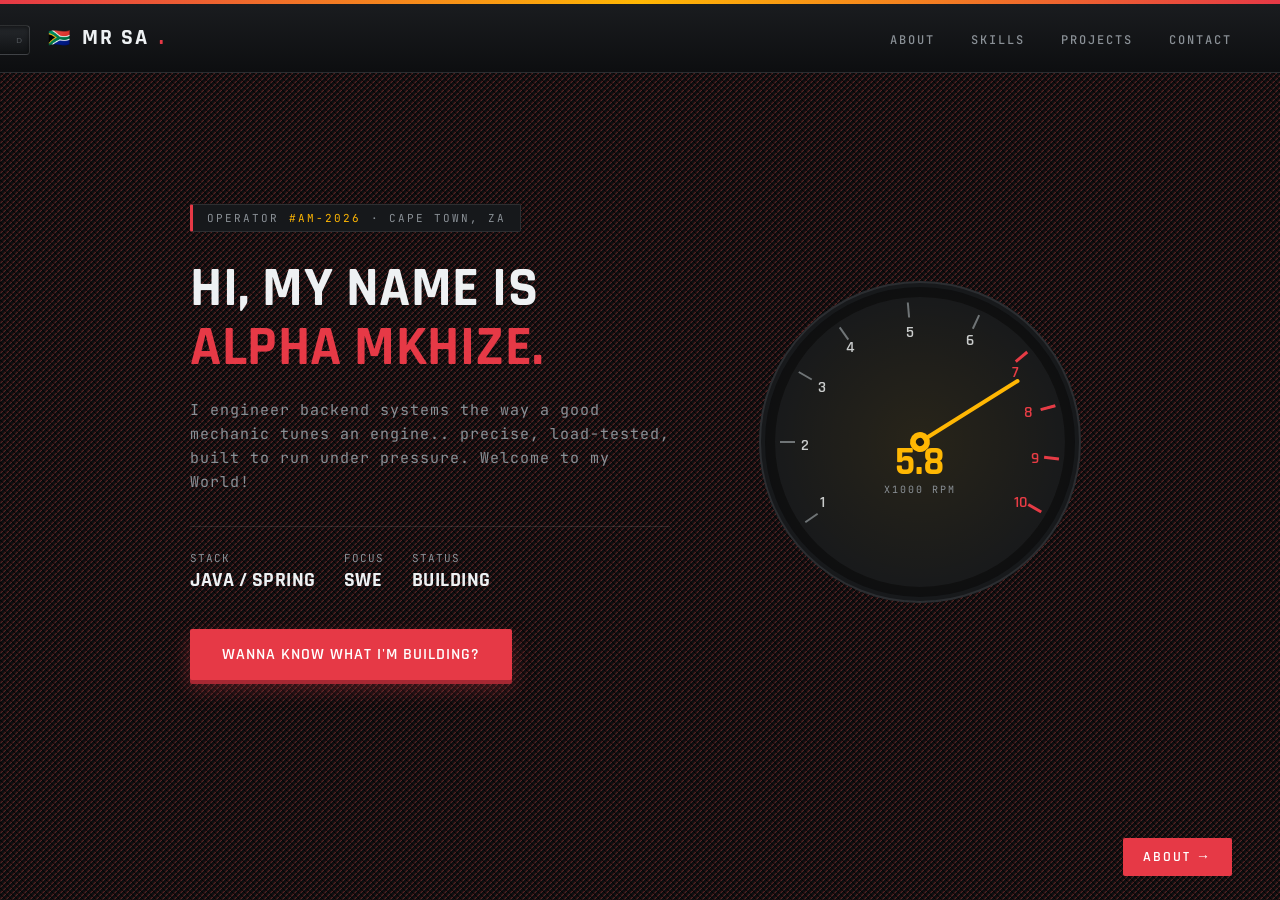
<file: index.html>
<!DOCTYPE html>
<html lang="en">
<head>
<meta charset="UTF-8">
<title>Home</title>
<link href="app2.css" rel="stylesheet">
<link href="https://fonts.googleapis.com/css2?family=Rajdhani:wght@500;600;700&family=JetBrains+Mono:wght@400;500;600&display=swap" rel="stylesheet">
<script>
  (function() {
    const saved = localStorage.getItem('theme');
    if (saved) document.documentElement.setAttribute('data-theme', saved);
  })();
</script>
</head>
<body>
<div class="redline-strip"></div>


<nav>
  <div class="logo"><span class="flag">🇿🇦</span>MR SA<span class="accent">.</span></div>
  <div class="nav-toggle" id="navToggle" aria-label="Toggle navigation menu">
  <ul class="nav-links">
    <li><a href="about.html">About</a></li>
    <li><a href="skills.html">Skills</a></li>
    <li><a href="projects.html">Projects</a></li>
    <li><a href="contact.html">Contact</a></li>
  </ul>
      <button class="mode-toggle" id="modeToggle" aria-label="Toggle day/night mode">
      <div class="mode-labels"><span>N</span><span>D</span></div>
      <div class="mode-knob">
        <svg class="icon-moon" viewBox="0 0 24 24" fill="none" stroke-width="2" stroke-linecap="round" stroke-linejoin="round"><path d="M21 12.79A9 9 0 1 1 11.21 3 7 7 0 0 0 21 12.79z"/></svg>
        <svg class="icon-sun" viewBox="0 0 24 24" fill="none" stroke-width="2" stroke-linecap="round" stroke-linejoin="round"><circle cx="12" cy="12" r="4"/><path d="M12 2v2M12 20v2M4.93 4.93l1.41 1.41M17.66 17.66l1.41 1.41M2 12h2M20 12h2M6.34 17.66l-1.41 1.41M19.07 4.93l-1.41 1.41"/></svg>
      </div>
    </button>

</nav>

<section class="hero">
  <div class="content">
    <div class="vin-plate">OPERATOR <span>#AM-2026</span> · CAPE TOWN, ZA</div>
    <h1>Hi, my name is<br><span class="highlight">Alpha Mkhize.</span></h1>
    <p class="subtitle">I engineer backend systems the way a good mechanic tunes an engine.. precise, load-tested, built to run under pressure. Welcome to my World!</p>

    <div class="spec-row">
      <div class="spec">STACK<strong>Java / Spring</strong></div>
      <div class="spec">FOCUS<strong>SWE</strong></div>
      <div class="spec">STATUS<strong>Building</strong></div>
    </div>
    
   <button class="cta" onclick="window.location.href='projects.html'">Wanna know what I'm building?</button>
  </div>

  <div class="gauge-wrap">
    <div class="gauge-glow"></div>
    <svg width="340" height="340" viewBox="0 0 340 340">
      <!-- outer bezel -->
      <circle cx="170" cy="170" r="160" fill="#16181b" stroke="#2a2d31" stroke-width="2"/>
      <circle cx="170" cy="170" r="150" fill="none" stroke="#0d0e10" stroke-width="10"/>

      <!-- tick marks -->
      <g stroke="#6d7378" stroke-width="2">
        <line x1="170" y1="30" x2="170" y2="45" transform="rotate(-125 170 170)"/>
        <line x1="170" y1="30" x2="170" y2="45" transform="rotate(-90 170 170)"/>    
        <line x1="170" y1="30" x2="170" y2="45" transform="rotate(-60 170 170)"/>
        <line x1="170" y1="30" x2="170" y2="45" transform="rotate(-35 170 170)"/>
        <line x1="170" y1="30" x2="170" y2="45" transform="rotate(-5 170 170)"/>
        <line x1="170" y1="30" x2="170" y2="45" transform="rotate(25 170 170)"/>
        <line x1="170" y1="30" x2="170" y2="45" transform="rotate(75 170 170)"/>
      </g>
      <!-- redline zone ticks -->
      <g stroke="#e63946" stroke-width="3">
        <line x1="170" y1="30" x2="170" y2="45" transform="rotate(50 170 170)"/>
        <line x1="170" y1="30" x2="170" y2="45" transform="rotate(97 170 170)"/>
        <line x1="170" y1="30" x2="170" y2="45" transform="rotate(120 170 170)"/>
        <line x1="170" y1="30" x2="170" y2="45" transform="rotate(75 170 170)"/>
      </g>

      <!-- gauge numbers -->
      <g fill="#c9cdd1" font-family="Rajdhani, sans-serif" font-size="16" font-weight="600" text-anchor="middle">
        <text x="72" y="120">3</text>
        <text x="55" y="178">2</text>
        <text x="72" y="235">1</text>
        <text x="100" y="80">4</text>
        <text x="220" y="73">6</text>
        <text x="160" y="65">5</text>
        <text x="285" y="191" fill="#e63946">9</text>
        <text x="270" y="235" fill="#e63946">10</text>
        <text x="265" y="105" fill="#e63946">7</text>
        <text x="278" y="145" fill="#e63946">8</text>
      </g>

      <!-- needle -->
      <g class="needle">
        <line x1="170" y1="170" x2="170" y2="55" stroke="var(--gauge-amber)" stroke-width="4" stroke-linecap="round"/>
        <circle cx="170" cy="170" r="10" fill="#ffb703"/>
        <circle cx="170" cy="170" r="4" fill="#0d0e10"/>
      </g>
    </svg>
    <div class="rpm-label">
      <div class="num">5.8</div>
      <div class="unit">x1000 RPM</div>
    </div>
  </div>
</section>

<script src="script.js"></script>
</body>
</html>
</file>
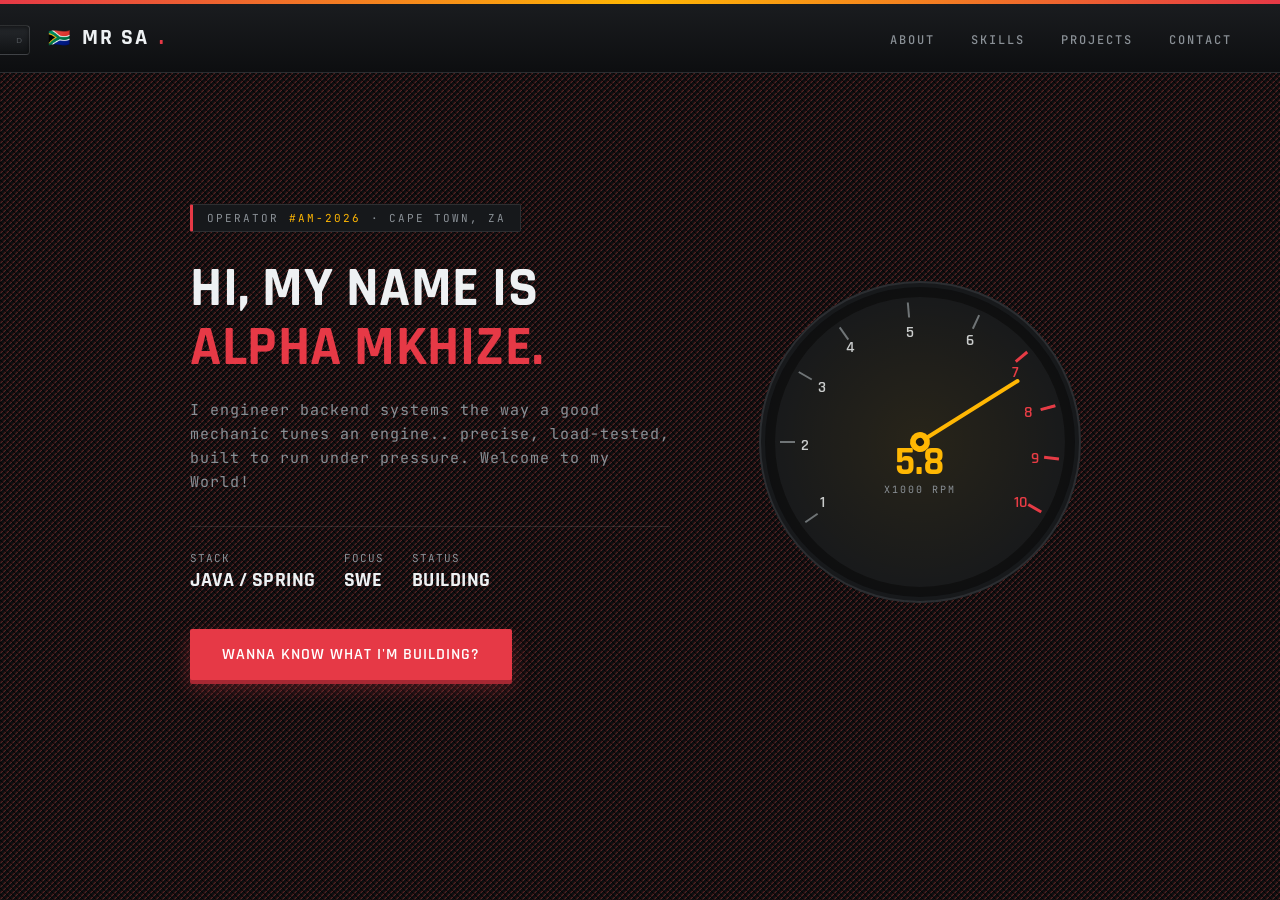
<file: files/index.html>
<!DOCTYPE html>
<html lang="en">
<head>
<meta charset="UTF-8">
<title>Home</title>
<link href="app2.css" rel="stylesheet">
<link href="https://fonts.googleapis.com/css2?family=Rajdhani:wght@500;600;700&family=JetBrains+Mono:wght@400;500;600&display=swap" rel="stylesheet">
<script>
  (function() {
    const saved = localStorage.getItem('theme');
    if (saved) document.documentElement.setAttribute('data-theme', saved);
  })();
</script>
</head>
<body>
<div class="redline-strip"></div>


<nav>
  <div class="logo"><span class="flag">🇿🇦</span>MR SA<span class="accent">.</span></div>
  <div class="nav-toggle" id="navToggle" aria-label="Toggle navigation menu">
  <ul class="nav-links">
    <li><a href="about.html">About</a></li>
    <li><a href="skills.html">Skills</a></li>
    <li><a href="projects.html">Projects</a></li>
    <li><a href="contact.html">Contact</a></li>
  </ul>
      <button class="mode-toggle" id="modeToggle" aria-label="Toggle day/night mode">
      <div class="mode-labels"><span>N</span><span>D</span></div>
      <div class="mode-knob">
        <svg class="icon-moon" viewBox="0 0 24 24" fill="none" stroke-width="2" stroke-linecap="round" stroke-linejoin="round"><path d="M21 12.79A9 9 0 1 1 11.21 3 7 7 0 0 0 21 12.79z"/></svg>
        <svg class="icon-sun" viewBox="0 0 24 24" fill="none" stroke-width="2" stroke-linecap="round" stroke-linejoin="round"><circle cx="12" cy="12" r="4"/><path d="M12 2v2M12 20v2M4.93 4.93l1.41 1.41M17.66 17.66l1.41 1.41M2 12h2M20 12h2M6.34 17.66l-1.41 1.41M19.07 4.93l-1.41 1.41"/></svg>
      </div>
    </button>

</nav>

<section class="hero">
  <div class="content">
    <div class="vin-plate">OPERATOR <span>#AM-2026</span> · CAPE TOWN, ZA</div>
    <h1>Hi, my name is<br><span class="highlight">Alpha Mkhize.</span></h1>
    <p class="subtitle">I engineer backend systems the way a good mechanic tunes an engine.. precise, load-tested, built to run under pressure. Welcome to my World!</p>

    <div class="spec-row">
      <div class="spec">STACK<strong>Java / Spring</strong></div>
      <div class="spec">FOCUS<strong>SWE</strong></div>
      <div class="spec">STATUS<strong>Building</strong></div>
    </div>
    
   <button class="cta" onclick="window.location.href='projects.html'">Wanna know what I'm building?</button>
  </div>

  <div class="gauge-wrap">
    <div class="gauge-glow"></div>
    <svg width="340" height="340" viewBox="0 0 340 340">
      <!-- outer bezel -->
      <circle cx="170" cy="170" r="160" fill="#16181b" stroke="#2a2d31" stroke-width="2"/>
      <circle cx="170" cy="170" r="150" fill="none" stroke="#0d0e10" stroke-width="10"/>

      <!-- tick marks -->
      <g stroke="#6d7378" stroke-width="2">
        <line x1="170" y1="30" x2="170" y2="45" transform="rotate(-125 170 170)"/>
        <line x1="170" y1="30" x2="170" y2="45" transform="rotate(-90 170 170)"/>    
        <line x1="170" y1="30" x2="170" y2="45" transform="rotate(-60 170 170)"/>
        <line x1="170" y1="30" x2="170" y2="45" transform="rotate(-35 170 170)"/>
        <line x1="170" y1="30" x2="170" y2="45" transform="rotate(-5 170 170)"/>
        <line x1="170" y1="30" x2="170" y2="45" transform="rotate(25 170 170)"/>
        <line x1="170" y1="30" x2="170" y2="45" transform="rotate(75 170 170)"/>
      </g>
      <!-- redline zone ticks -->
      <g stroke="#e63946" stroke-width="3">
        <line x1="170" y1="30" x2="170" y2="45" transform="rotate(50 170 170)"/>
        <line x1="170" y1="30" x2="170" y2="45" transform="rotate(97 170 170)"/>
        <line x1="170" y1="30" x2="170" y2="45" transform="rotate(120 170 170)"/>
        <line x1="170" y1="30" x2="170" y2="45" transform="rotate(75 170 170)"/>
      </g>

      <!-- gauge numbers -->
      <g fill="#c9cdd1" font-family="Rajdhani, sans-serif" font-size="16" font-weight="600" text-anchor="middle">
        <text x="72" y="120">3</text>
        <text x="55" y="178">2</text>
        <text x="72" y="235">1</text>
        <text x="100" y="80">4</text>
        <text x="220" y="73">6</text>
        <text x="160" y="65">5</text>
        <text x="285" y="191" fill="#e63946">9</text>
        <text x="270" y="235" fill="#e63946">10</text>
        <text x="265" y="105" fill="#e63946">7</text>
        <text x="278" y="145" fill="#e63946">8</text>
      </g>

      <!-- needle -->
      <g class="needle">
        <line x1="170" y1="170" x2="170" y2="55" stroke="var(--gauge-amber)" stroke-width="4" stroke-linecap="round"/>
        <circle cx="170" cy="170" r="10" fill="#ffb703"/>
        <circle cx="170" cy="170" r="4" fill="#0d0e10"/>
      </g>
    </svg>
    <div class="rpm-label">
      <div class="num">5.8</div>
      <div class="unit">x1000 RPM</div>
    </div>
  </div>
</section>
<!--
<script>
  const toggle = document.getElementById('modeToggle');

  // Apply saved theme on load
  const saved = localStorage.getItem('theme');
  if (saved) {
    document.documentElement.setAttribute('data-theme', saved);
  }

  toggle.addEventListener('click', () => {
    const isLight = document.documentElement.getAttribute('data-theme') === 'light';
    const next = isLight ? 'dark' : 'light';
    document.documentElement.setAttribute('data-theme', next);
    localStorage.setItem('theme', next);
  });
 </script> -->

</body>
</html>
</file>
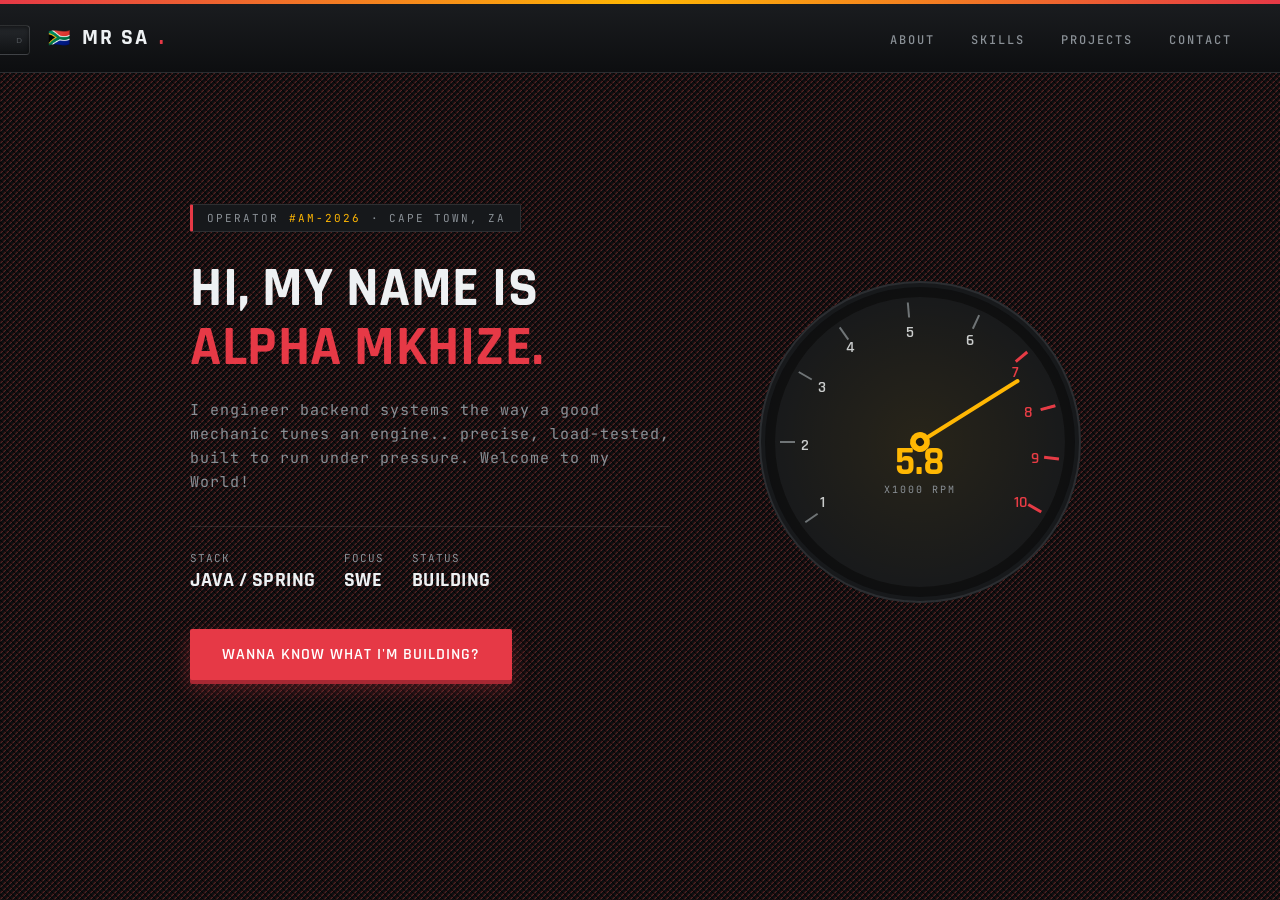
<file: app2.html>
<!DOCTYPE html>
<html lang="en">
<head>
<meta charset="UTF-8">
<title>Home</title>
<link href="app2.css" rel="stylesheet">
<link href="https://fonts.googleapis.com/css2?family=Rajdhani:wght@500;600;700&family=JetBrains+Mono:wght@400;500;600&display=swap" rel="stylesheet">

<script>
  (function() {
    const saved = localStorage.getItem('theme');
    if (saved) document.documentElement.setAttribute('data-theme', saved);
  })();
</script>
</head>
<body>
<div class="redline-strip"></div>


<nav>
  <div class="logo"><span class="flag">🇿🇦</span>MR SA<span class="accent">.</span></div>
  <div class="nav-toggle" id="navToggle" aria-label="Toggle navigation menu">
  <ul class="nav-links">
    <li><a href="about.html">About</a></li>
    <li><a href="skills.html">Skills</a></li>
    <li><a href="projects.html">Projects</a></li>
    <li><a href="contact.html">Contact</a></li>
  </ul>
      <button class="mode-toggle" id="modeToggle" aria-label="Toggle day/night mode">
      <div class="mode-labels"><span>N</span><span>D</span></div>
      <div class="mode-knob">
        <svg class="icon-moon" viewBox="0 0 24 24" fill="none" stroke-width="2" stroke-linecap="round" stroke-linejoin="round"><path d="M21 12.79A9 9 0 1 1 11.21 3 7 7 0 0 0 21 12.79z"/></svg>
        <svg class="icon-sun" viewBox="0 0 24 24" fill="none" stroke-width="2" stroke-linecap="round" stroke-linejoin="round"><circle cx="12" cy="12" r="4"/><path d="M12 2v2M12 20v2M4.93 4.93l1.41 1.41M17.66 17.66l1.41 1.41M2 12h2M20 12h2M6.34 17.66l-1.41 1.41M19.07 4.93l-1.41 1.41"/></svg>
      </div>
    </button>

</nav>

<section class="hero">
  <div class="content">
    <div class="vin-plate">OPERATOR <span>#AM-2026</span> · CAPE TOWN, ZA</div>
    <h1>Hi, my name is<br><span class="highlight">Alpha Mkhize.</span></h1>
    <p class="subtitle">I engineer backend systems the way a good mechanic tunes an engine.. precise, load-tested, built to run under pressure. Welcome to my World!</p>

    <div class="spec-row">
      <div class="spec">STACK<strong>Java / Spring</strong></div>
      <div class="spec">FOCUS<strong>SWE</strong></div>
      <div class="spec">STATUS<strong>Building</strong></div>
    </div>
    
   <button class="cta" onclick="window.location.href='projects.html'">Wanna know what I'm building?</button>
  </div>

  <div class="gauge-wrap">
    <div class="gauge-glow"></div>
    <svg width="340" height="340" viewBox="0 0 340 340">
      <!-- outer bezel -->
      <circle cx="170" cy="170" r="160" fill="#16181b" stroke="#2a2d31" stroke-width="2"/>
      <circle cx="170" cy="170" r="150" fill="none" stroke="#0d0e10" stroke-width="10"/>

      <!-- tick marks -->
      <g stroke="#6d7378" stroke-width="2">
        <line x1="170" y1="30" x2="170" y2="45" transform="rotate(-125 170 170)"/>
        <line x1="170" y1="30" x2="170" y2="45" transform="rotate(-90 170 170)"/>    
        <line x1="170" y1="30" x2="170" y2="45" transform="rotate(-60 170 170)"/>
        <line x1="170" y1="30" x2="170" y2="45" transform="rotate(-35 170 170)"/>
        <line x1="170" y1="30" x2="170" y2="45" transform="rotate(-5 170 170)"/>
        <line x1="170" y1="30" x2="170" y2="45" transform="rotate(25 170 170)"/>
        <line x1="170" y1="30" x2="170" y2="45" transform="rotate(75 170 170)"/>
      </g>
      <!-- redline zone ticks -->
      <g stroke="#e63946" stroke-width="3">
        <line x1="170" y1="30" x2="170" y2="45" transform="rotate(50 170 170)"/>
        <line x1="170" y1="30" x2="170" y2="45" transform="rotate(97 170 170)"/>
        <line x1="170" y1="30" x2="170" y2="45" transform="rotate(120 170 170)"/>
        <line x1="170" y1="30" x2="170" y2="45" transform="rotate(75 170 170)"/>
      </g>

      <!-- gauge numbers -->
      <g fill="#c9cdd1" font-family="Rajdhani, sans-serif" font-size="16" font-weight="600" text-anchor="middle">
        <text x="72" y="120">3</text>
        <text x="55" y="178">2</text>
        <text x="72" y="235">1</text>
        <text x="100" y="80">4</text>
        <text x="220" y="73">6</text>
        <text x="160" y="65">5</text>
        <text x="285" y="191" fill="#e63946">9</text>
        <text x="270" y="235" fill="#e63946">10</text>
        <text x="265" y="105" fill="#e63946">7</text>
        <text x="278" y="145" fill="#e63946">8</text>
      </g>

      <!-- needle -->
      <g class="needle">
        <line x1="170" y1="170" x2="170" y2="55" stroke="var(--gauge-amber)" stroke-width="4" stroke-linecap="round"/>
        <circle cx="170" cy="170" r="10" fill="#ffb703"/>
        <circle cx="170" cy="170" r="4" fill="#0d0e10"/>
      </g>
    </svg>
    <div class="rpm-label">
      <div class="num">5.8</div>
      <div class="unit">x1000 RPM</div>
    </div>
  </div>
</section>
<script>
  const toggle = document.getElementById('modeToggle');

  // Apply saved theme on load
  const saved = localStorage.getItem('theme');
  if (saved) {
    document.documentElement.setAttribute('data-theme', saved);
  }

  toggle.addEventListener('click', () => {
    const isLight = document.documentElement.getAttribute('data-theme') === 'light';
    const next = isLight ? 'dark' : 'light';
    document.documentElement.setAttribute('data-theme', next);
    localStorage.setItem('theme', next);
  });
</script>
</body>
</html>
</file>
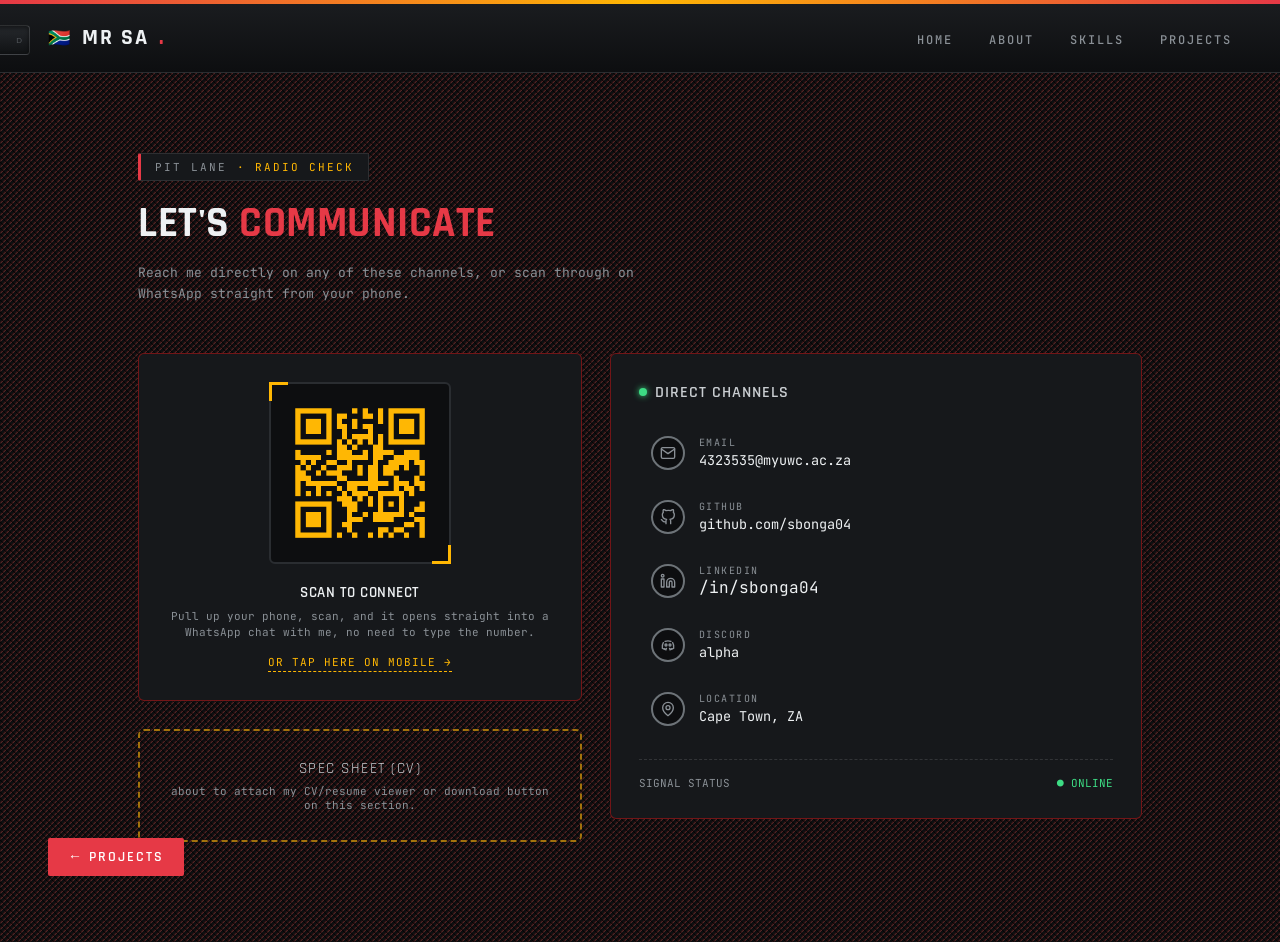
<file: contact.html>
<!DOCTYPE html>
<html lang="en">
<head>
<meta charset="UTF-8">
<title>Contact Alpha</title>
<link rel="stylesheet" href="contact.css">
<link href="https://fonts.googleapis.com/css2?family=Rajdhani:wght@500;600;700&family=JetBrains+Mono:wght@400;500;600&display=swap" rel="stylesheet">
<script>
  (function() {
    const saved = localStorage.getItem('theme');
    if (saved) document.documentElement.setAttribute('data-theme', saved);
  })();
</script>
</head>
<body>

<div class="redline-strip"></div>
<nav>
  <div class="logo"><span class="flag">🇿🇦</span>MR SA<span class="accent">.</span></div>
  <ul class="nav-links">
    <li><a href="index.html">Home</a></li>
    <li><a href="about.html">About</a></li>
    <li><a href="skills.html">Skills</a></li>
    <li><a href="projects.html">Projects</a></li>
  </ul>
    <button class="mode-toggle" id="modeToggle" aria-label="Toggle day/night mode">
      <div class="mode-labels"><span>N</span><span>D</span></div>
      <div class="mode-knob">
        <svg class="icon-moon" viewBox="0 0 24 24" fill="none" stroke-width="2" stroke-linecap="round" stroke-linejoin="round"><path d="M21 12.79A9 9 0 1 1 11.21 3 7 7 0 0 0 21 12.79z"/></svg>
        <svg class="icon-sun" viewBox="0 0 24 24" fill="none" stroke-width="2" stroke-linecap="round" stroke-linejoin="round"><circle cx="12" cy="12" r="4"/><path d="M12 2v2M12 20v2M4.93 4.93l1.41 1.41M17.66 17.66l1.41 1.41M2 12h2M20 12h2M6.34 17.66l-1.41 1.41M19.07 4.93l-1.41 1.41"/></svg>
      </div>
    </button>
</nav>

<section class="section">
  <div class="section-tag">PIT LANE <span>· RADIO CHECK</span></div>
  <h2>Let's <span class="highlight">Communicate </span></h2>
  <p class="section-note">Reach me directly on any of these channels, or scan through on WhatsApp straight from your phone.</p>

  <div class="contact-grid">

    <!-- Direct channels -->
    <div class="panel-box right-col">
      <div class="panel-header"><span class="live-dot"></span>Direct Channels</div>

      <a href="mailto:4323535@myuwc.ac.za" class="channel">
        <div class="indicator">
          <svg viewBox="0 0 24 24" fill="none" stroke-width="2" stroke-linecap="round" stroke-linejoin="round"><rect x="2" y="4" width="20" height="16" rx="2"/><path d="m22 6-10 7L2 6"/></svg>
        </div>
        <div class="channel-text">
          <div class="label">Email</div>
          <div class="value">4323535@myuwc.ac.za</div>
        </div>
      </a>

      <a href="https://github.com/sbonga04" class="channel" target="_blank" rel="noopener">
        <div class="indicator">
          <svg viewBox="0 0 24 24" fill="none" stroke-width="2" stroke-linecap="round" stroke-linejoin="round"><path d="M9 19c-5 1.5-5-2.5-7-3m14 6v-3.87a3.37 3.37 0 0 0-.94-2.61c3.14-.35 6.44-1.54 6.44-7A5.44 5.44 0 0 0 20 4.77 5.07 5.07 0 0 0 19.91 1S18.73.65 16 2.48a13.38 13.38 0 0 0-7 0C6.27.65 5.09 1 5.09 1A5.07 5.07 0 0 0 5 4.77a5.44 5.44 0 0 0-1.5 3.78c0 5.42 3.3 6.61 6.44 7A3.37 3.37 0 0 0 9 18.13V22"/></svg>
        </div>
        <div class="channel-text">
          <div class="label">GitHub</div>
          <div class="value">github.com/sbonga04</div>
        </div>
      </a>

        <a href="https://linkedin.com/in/sbonga04" class="channel" target="_blank" rel="noopener">
        <div class="indicator">
          <svg viewBox="0 0 24 24" fill="none" stroke-width="2" stroke-linecap="round" stroke-linejoin="round"><path d="M16 8a6 6 0 0 1 6 6v7h-4v-7a2 2 0 0 0-2-2 2 2 0 0 0-2 2v7h-4v-7a6 6 0 0 1 6-6z"/><rect x="2" y="9" width="4" height="12"/><circle cx="4" cy="4" r="2"/></svg>
        </div>
        <div class="channel-text">
          <div class="label">LinkedIn</div>
          <div >/in/sbonga04</div>
        </div>
      </a>

      <a href="#" class="channel">
        <div class="indicator">
          <svg viewBox="0 0 24 24" fill="none" stroke-width="2" stroke-linecap="round" stroke-linejoin="round"><circle cx="9" cy="12" r="1.5"/><circle cx="15" cy="12" r="1.5"/><path d="M7.5 6.5c3-1 6-1 9 0M6 17.5c1 .5 2 .8 3 1l.7-1.4M18 17.5c-1 .5-2 .8-3 1l-.7-1.4M5 8.5C3.5 11 3 14 3.5 17c1.7 1.3 3.5 2 5.5 2.3M19 8.5c1.5 2.5 2 5.5 1.5 8.5-1.7 1.3-3.5 2-5.5 2.3"/></svg>
        </div>
        <div class="channel-text">
          <div class="label">Discord</div>
          <div class="value">alpha</div>
        </div>
      </a>

      <a href="https://www.google.com/maps/place/Cape+Town,+South+Africa,university of the western cape" class="channel" target="_blank" rel="noopener noreferrer">
        <div class="indicator">
          <svg viewBox="0 0 24 24" fill="none" stroke-width="2" stroke-linecap="round" stroke-linejoin="round"><path d="M20 10c0 6-8 12-8 12s-8-6-8-12a8 8 0 0 1 16 0z"/><circle cx="12" cy="10" r="3"/></svg>
        </div>
        <div class="channel-text">
          <div class="label">Location</div>
          <div class="value">Cape Town, ZA</div>
        </div>
      </a>

      <div class="status-plate">
        <span>SIGNAL STATUS</span>
        <span class="ok">● ONLINE</span>
      </div>
    </div>

    <!-- Left column: QR + CV -->
    <div class="left-col">

      <div class="panel-box qr-block">
        <div class="qr-frame">
          <img src="[data-uri]" alt="WhatsApp QR code">
        </div>
        <div class="qr-caption">Scan to Connect</div>
        <div class="qr-sub">Pull up your phone, scan, and it opens straight into a WhatsApp chat with me, no need to type the number.</div>
        <a href="https://wa.me/27766962057" class="qr-link">Or tap here on mobile →</a>
      </div>

      <div class="cv-slot">
        <div class="cv-title">Spec Sheet (CV)</div>
        <div class="cv-sub">about to attach my CV/resume viewer or download button on this section.</div>
      </div>

    </div>
  </div>
</section>



<script src="script.js"></script>

</body>
</html>
</file>
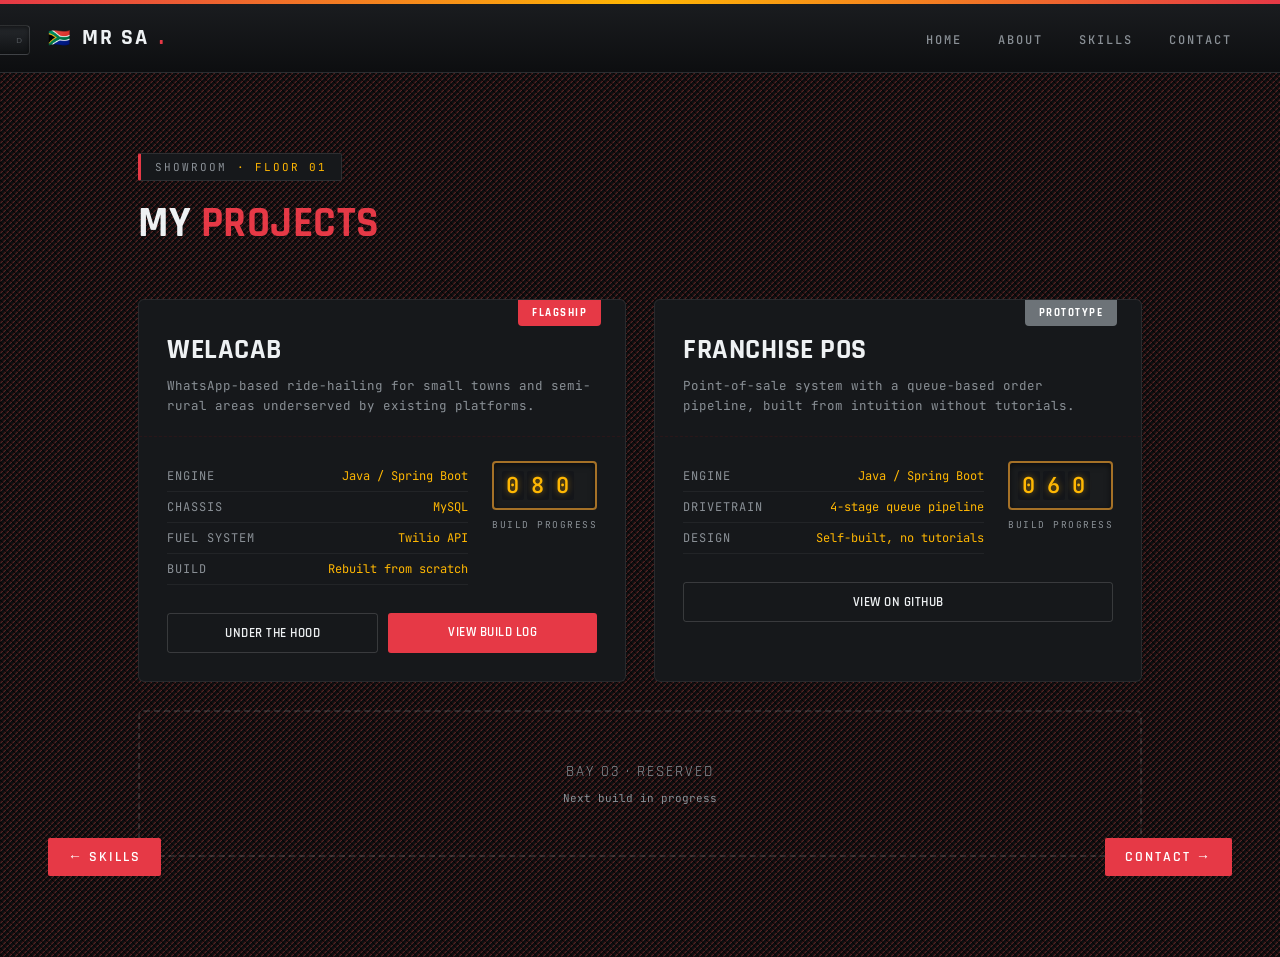
<file: projects.html>
<!DOCTYPE html>
<html lang="en">
<head>
<meta charset="UTF-8">
<title>Projects Section Mockup</title>
<link rel="stylesheet" href="projects.css">
<link href="https://fonts.googleapis.com/css2?family=Rajdhani:wght@500;600;700&family=JetBrains+Mono:wght@400;500;600&display=swap" rel="stylesheet">
<script>
  (function() {
    const saved = localStorage.getItem('theme');
    if (saved) document.documentElement.setAttribute('data-theme', saved);
  })();
</script>
</head>
<body>

<div class="redline-strip"></div>
<nav>
    <div class="logo"><span class="flag">🇿🇦</span>MR SA<span class="accent">.</span></div>
  <ul class="nav-links">
    <li><a href="index.html">Home</a></li>
    <li><a href="about.html">About</a></li>
    <li><a href="skills.html">Skills</a></li>
    <li><a href="contact.html">Contact</a></li>
  </ul>

        <button class="mode-toggle" id="modeToggle" aria-label="Toggle day/night mode">
      <div class="mode-labels"><span>N</span><span>D</span></div>
      <div class="mode-knob">
        <svg class="icon-moon" viewBox="0 0 24 24" fill="none" stroke-width="2" stroke-linecap="round" stroke-linejoin="round"><path d="M21 12.79A9 9 0 1 1 11.21 3 7 7 0 0 0 21 12.79z"/></svg>
        <svg class="icon-sun" viewBox="0 0 24 24" fill="none" stroke-width="2" stroke-linecap="round" stroke-linejoin="round"><circle cx="12" cy="12" r="4"/><path d="M12 2v2M12 20v2M4.93 4.93l1.41 1.41M17.66 17.66l1.41 1.41M2 12h2M20 12h2M6.34 17.66l-1.41 1.41M19.07 4.93l-1.41 1.41"/></svg>
      </div>
    </button>
</nav>

<section class="section">
  <div class="section-tag">SHOWROOM <span>· FLOOR 01</span></div>
  <h2>My <span class="highlight">Projects</span></h2>

  <div class="showroom">

    <!-- WelaCab -->
    <div class="car-card">
      <div class="trim-badge">Flagship</div>
      <div class="car-header">
        <div class="model-name">WelaCab</div>
        <div class="model-tagline">WhatsApp-based ride-hailing for small towns and semi-rural areas underserved by existing platforms.</div>
      </div>
      <div class="car-body">
        <div class="spec-list">
          <div class="spec-item"><span class="k">Engine</span><span class="v">Java / Spring Boot</span></div>
          <div class="spec-item"><span class="k">Chassis</span><span class="v">MySQL</span></div>
          <div class="spec-item"><span class="k">Fuel System</span><span class="v">Twilio API</span></div>
          <div class="spec-item"><span class="k">Build</span><span class="v">Rebuilt from scratch</span></div>
        </div>
        <div class="odo-block">
          <div class="odometer">
            <div class="odo-digit">0</div><div class="odo-digit">8</div><div class="odo-digit">0</div>
          </div>
          <div class="odo-label">Build Progress</div>
        </div>
      </div>
      <div class="car-footer">
        <div class="btn secondary" onclick="window.location.href='https://github.com/sbonga04/welacab'">Under the Hood</div>
        <div class="btn primary">View Build Log</div>
      </div>
    </div>

    <!-- Franchise POS -->
    <div class="car-card">
      <div class="trim-badge proto">Prototype</div>
      <div class="car-header">
        <div class="model-name">Franchise POS</div>
        <div class="model-tagline">Point-of-sale system with a queue-based order pipeline, built from intuition without tutorials.</div>
      </div>
      <div class="car-body">
        <div class="spec-list">
          <div class="spec-item"><span class="k">Engine</span><span class="v">Java / Spring Boot</span></div>
          <div class="spec-item"><span class="k">Drivetrain</span><span class="v">4-stage queue pipeline</span></div>
          <div class="spec-item"><span class="k">Design</span><span class="v">Self-built, no tutorials</span></div>
        </div>
        <div class="odo-block">
          <div class="odometer">
            <div class="odo-digit">0</div><div class="odo-digit">6</div><div class="odo-digit">0</div>
          </div>
          <div class="odo-label">Build Progress</div>
        </div>
      </div>
      <div class="car-footer">
        <div class="btn secondary" onclick="window.location.href='https://github.com/sbonga04/franchise-pos'">View on GitHub</div>
      </div>
    </div>

    <!-- Empty bay -->
    <div class="garage-bay">
      <div class="bay-label">Bay 03 · Reserved</div>
      <div class="bay-sub">Next build in progress</div>
    </div>

  </div>
</section>

<script src="script.js"></script>

</body>
</html>
</file>
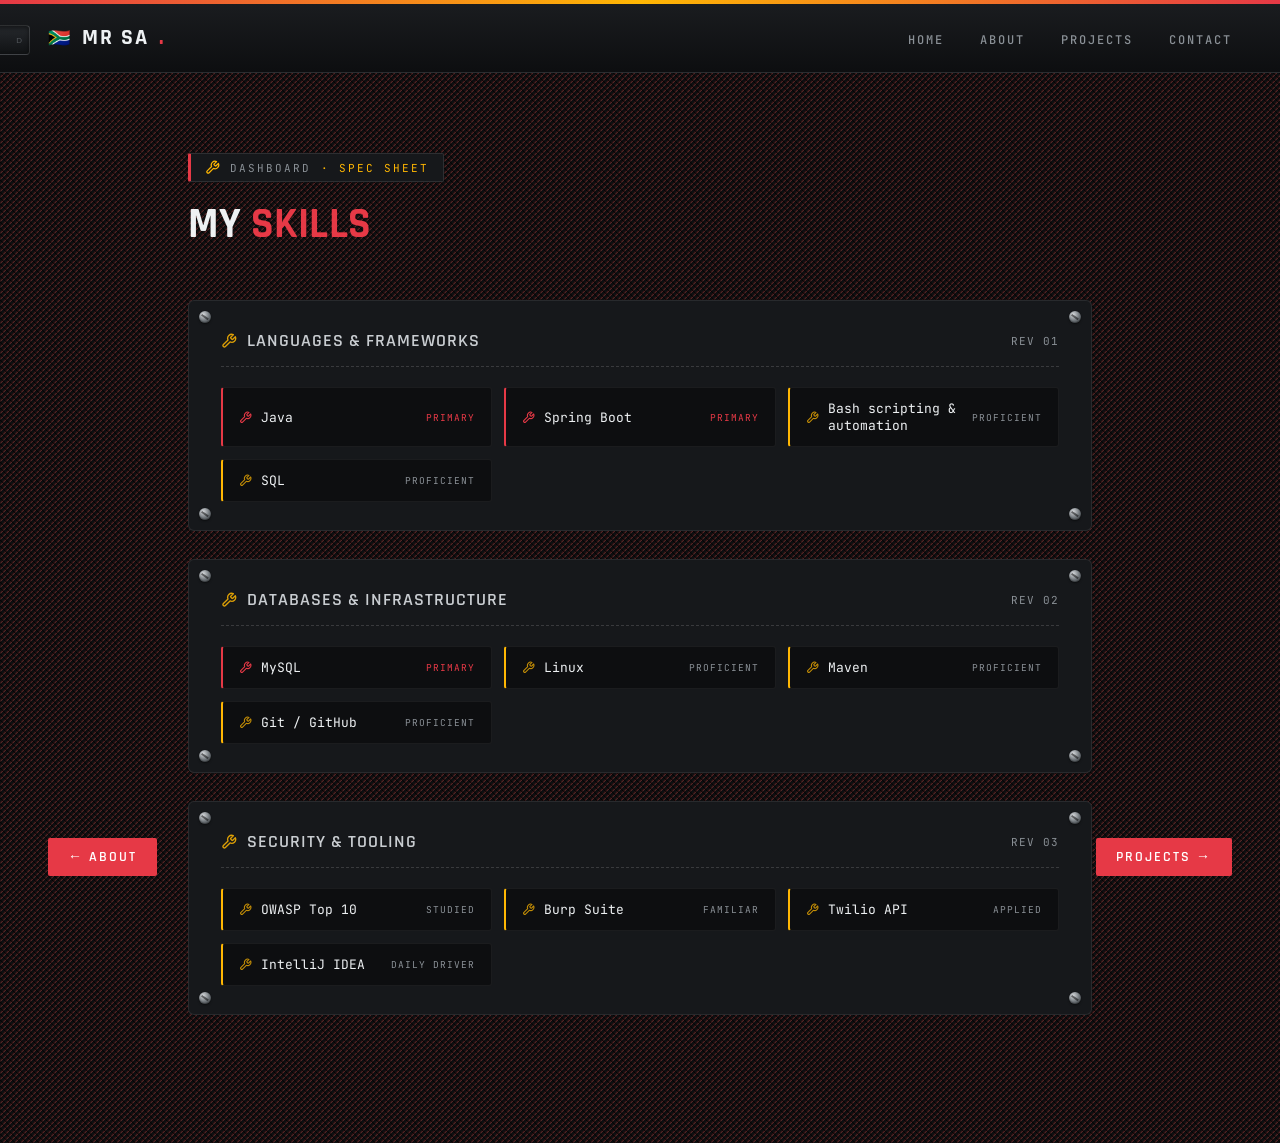
<file: skills.html>
<!DOCTYPE html>
<html lang="en">
<head>
    <meta charset="UTF-8">
    <title>My Skills</title>
    <link rel="stylesheet" href="skills.css">
    <link href="https://fonts.googleapis.com/css2?family=Rajdhani:wght@500;600;700&family=JetBrains+Mono:wght@400;500;600&display=swap" rel="stylesheet">
<script>
  (function() {
    const saved = localStorage.getItem('theme');
    if (saved) document.documentElement.setAttribute('data-theme', saved);
  })();
</script>
</head>
<div class="redline-strip"></div>
<body>
    <nav>
        <div class="logo"><span class="flag">🇿🇦</span>MR SA<span class="accent">.</span></div>
        <ul class="nav-links">
            <li><a href="index.html">Home</a></li>
            <li><a href="about.html">About</a></li>
            <li><a href="projects.html">Projects</a></li>
            <li><a href="contact.html">Contact</a></li>
        </ul>
              <button class="mode-toggle" id="modeToggle" aria-label="Toggle day/night mode">
      <div class="mode-labels"><span>N</span><span>D</span></div>
      <div class="mode-knob">
        <svg class="icon-moon" viewBox="0 0 24 24" fill="none" stroke-width="2" stroke-linecap="round" stroke-linejoin="round"><path d="M21 12.79A9 9 0 1 1 11.21 3 7 7 0 0 0 21 12.79z"/></svg>
        <svg class="icon-sun" viewBox="0 0 24 24" fill="none" stroke-width="2" stroke-linecap="round" stroke-linejoin="round"><circle cx="12" cy="12" r="4"/><path d="M12 2v2M12 20v2M4.93 4.93l1.41 1.41M17.66 17.66l1.41 1.41M2 12h2M20 12h2M6.34 17.66l-1.41 1.41M19.07 4.93l-1.41 1.41"/></svg>
      </div>
    </button>
    </nav> 
    
<section class="section">
  <div class="section-tag">
    <svg width="15" height="15" viewBox="0 0 24 24" fill="none" stroke="currentColor" stroke-width="2" stroke-linecap="round" stroke-linejoin="round" style="color:var(--gauge-amber)"><path d="M14.7 6.3a1 1 0 0 0 0 1.4l1.6 1.6a1 1 0 0 0 1.4 0l3.77-3.77a6 6 0 0 1-7.94 7.94l-6.91 6.91a2.12 2.12 0 0 1-3-3l6.91-6.91a6 6 0 0 1 7.94-7.94l-3.76 3.76z"/></svg>
    DASHBOARD <span>· SPEC SHEET</span>
  </div>
  <h2>My <span class="highlight">Skills</span></h2>
 
  <div class="plate">
    <div class="bolt tl"></div><div class="bolt tr"></div><div class="bolt bl"></div><div class="bolt br"></div>
    <div class="plate-header">
      <div class="plate-title">
        <svg width="16" height="16" viewBox="0 0 24 24" fill="none" stroke="var(--gauge-amber)" stroke-width="2" stroke-linecap="round" stroke-linejoin="round"><path d="M14.7 6.3a1 1 0 0 0 0 1.4l1.6 1.6a1 1 0 0 0 1.4 0l3.77-3.77a6 6 0 0 1-7.94 7.94l-6.91 6.91a2.12 2.12 0 0 1-3-3l6.91-6.91a6 6 0 0 1 7.94-7.94l-3.76 3.76z"/></svg>
        Languages &amp; Frameworks
      </div>
      <div class="plate-id">REV 01</div>
    </div>
    <div class="row-grid">
      <div class="row primary"><span class="row-name"><svg width="13" height="13" viewBox="0 0 24 24" fill="none" stroke="var(--racing-red)" stroke-width="2" stroke-linecap="round" stroke-linejoin="round"><path d="M14.7 6.3a1 1 0 0 0 0 1.4l1.6 1.6a1 1 0 0 0 1.4 0l3.77-3.77a6 6 0 0 1-7.94 7.94l-6.91 6.91a2.12 2.12 0 0 1-3-3l6.91-6.91a6 6 0 0 1 7.94-7.94l-3.76 3.76z"/></svg>Java</span><span class="row-tag">Primary</span></div>
      <div class="row primary"><span class="row-name"><svg width="13" height="13" viewBox="0 0 24 24" fill="none" stroke="var(--racing-red)" stroke-width="2" stroke-linecap="round" stroke-linejoin="round"><path d="M14.7 6.3a1 1 0 0 0 0 1.4l1.6 1.6a1 1 0 0 0 1.4 0l3.77-3.77a6 6 0 0 1-7.94 7.94l-6.91 6.91a2.12 2.12 0 0 1-3-3l6.91-6.91a6 6 0 0 1 7.94-7.94l-3.76 3.76z"/></svg>Spring Boot</span><span class="row-tag">Primary</span></div>
      <div class="row"><span class="row-name"><svg width="13" height="13" viewBox="0 0 24 24" fill="none" stroke="var(--gauge-amber)" stroke-width="2" stroke-linecap="round" stroke-linejoin="round"><path d="M14.7 6.3a1 1 0 0 0 0 1.4l1.6 1.6a1 1 0 0 0 1.4 0l3.77-3.77a6 6 0 0 1-7.94 7.94l-6.91 6.91a2.12 2.12 0 0 1-3-3l6.91-6.91a6 6 0 0 1 7.94-7.94l-3.76 3.76z"/></svg>Bash scripting & automation</span><span class="row-tag">Proficient</span></div>
      <div class="row"><span class="row-name"><svg width="13" height="13" viewBox="0 0 24 24" fill="none" stroke="var(--gauge-amber)" stroke-width="2" stroke-linecap="round" stroke-linejoin="round"><path d="M14.7 6.3a1 1 0 0 0 0 1.4l1.6 1.6a1 1 0 0 0 1.4 0l3.77-3.77a6 6 0 0 1-7.94 7.94l-6.91 6.91a2.12 2.12 0 0 1-3-3l6.91-6.91a6 6 0 0 1 7.94-7.94l-3.76 3.76z"/></svg>SQL</span><span class="row-tag">Proficient</span></div>
    </div>
  </div>
 
  <div class="plate">
    <div class="bolt tl"></div><div class="bolt tr"></div><div class="bolt bl"></div><div class="bolt br"></div>
    <div class="plate-header">
      <div class="plate-title">
        <svg width="16" height="16" viewBox="0 0 24 24" fill="none" stroke="var(--gauge-amber)" stroke-width="2" stroke-linecap="round" stroke-linejoin="round"><path d="M14.7 6.3a1 1 0 0 0 0 1.4l1.6 1.6a1 1 0 0 0 1.4 0l3.77-3.77a6 6 0 0 1-7.94 7.94l-6.91 6.91a2.12 2.12 0 0 1-3-3l6.91-6.91a6 6 0 0 1 7.94-7.94l-3.76 3.76z"/></svg>
        Databases &amp; Infrastructure
      </div>
      <div class="plate-id">REV 02</div>
    </div>
    <div class="row-grid">
      <div class="row primary"><span class="row-name"><svg width="13" height="13" viewBox="0 0 24 24" fill="none" stroke="var(--racing-red)" stroke-width="2" stroke-linecap="round" stroke-linejoin="round"><path d="M14.7 6.3a1 1 0 0 0 0 1.4l1.6 1.6a1 1 0 0 0 1.4 0l3.77-3.77a6 6 0 0 1-7.94 7.94l-6.91 6.91a2.12 2.12 0 0 1-3-3l6.91-6.91a6 6 0 0 1 7.94-7.94l-3.76 3.76z"/></svg>MySQL</span><span class="row-tag">Primary</span></div>
      <div class="row"><span class="row-name"><svg width="13" height="13" viewBox="0 0 24 24" fill="none" stroke="var(--gauge-amber)" stroke-width="2" stroke-linecap="round" stroke-linejoin="round"><path d="M14.7 6.3a1 1 0 0 0 0 1.4l1.6 1.6a1 1 0 0 0 1.4 0l3.77-3.77a6 6 0 0 1-7.94 7.94l-6.91 6.91a2.12 2.12 0 0 1-3-3l6.91-6.91a6 6 0 0 1 7.94-7.94l-3.76 3.76z"/></svg>Linux</span><span class="row-tag">Proficient</span></div>
      <div class="row"><span class="row-name"><svg width="13" height="13" viewBox="0 0 24 24" fill="none" stroke="var(--gauge-amber)" stroke-width="2" stroke-linecap="round" stroke-linejoin="round"><path d="M14.7 6.3a1 1 0 0 0 0 1.4l1.6 1.6a1 1 0 0 0 1.4 0l3.77-3.77a6 6 0 0 1-7.94 7.94l-6.91 6.91a2.12 2.12 0 0 1-3-3l6.91-6.91a6 6 0 0 1 7.94-7.94l-3.76 3.76z"/></svg>Maven</span><span class="row-tag">Proficient</span></div>
      <div class="row"><span class="row-name"><svg width="13" height="13" viewBox="0 0 24 24" fill="none" stroke="var(--gauge-amber)" stroke-width="2" stroke-linecap="round" stroke-linejoin="round"><path d="M14.7 6.3a1 1 0 0 0 0 1.4l1.6 1.6a1 1 0 0 0 1.4 0l3.77-3.77a6 6 0 0 1-7.94 7.94l-6.91 6.91a2.12 2.12 0 0 1-3-3l6.91-6.91a6 6 0 0 1 7.94-7.94l-3.76 3.76z"/></svg>Git / GitHub</span><span class="row-tag">Proficient</span></div>
    </div>
  </div>
 
  <div class="plate">
    <div class="bolt tl"></div><div class="bolt tr"></div><div class="bolt bl"></div><div class="bolt br"></div>
    <div class="plate-header">
      <div class="plate-title">
        <svg width="16" height="16" viewBox="0 0 24 24" fill="none" stroke="var(--gauge-amber)" stroke-width="2" stroke-linecap="round" stroke-linejoin="round"><path d="M14.7 6.3a1 1 0 0 0 0 1.4l1.6 1.6a1 1 0 0 0 1.4 0l3.77-3.77a6 6 0 0 1-7.94 7.94l-6.91 6.91a2.12 2.12 0 0 1-3-3l6.91-6.91a6 6 0 0 1 7.94-7.94l-3.76 3.76z"/></svg>
        Security &amp; Tooling
      </div>
      <div class="plate-id">REV 03</div>
    </div>
    <div class="row-grid">
      <div class="row"><span class="row-name"><svg width="13" height="13" viewBox="0 0 24 24" fill="none" stroke="var(--gauge-amber)" stroke-width="2" stroke-linecap="round" stroke-linejoin="round"><path d="M14.7 6.3a1 1 0 0 0 0 1.4l1.6 1.6a1 1 0 0 0 1.4 0l3.77-3.77a6 6 0 0 1-7.94 7.94l-6.91 6.91a2.12 2.12 0 0 1-3-3l6.91-6.91a6 6 0 0 1 7.94-7.94l-3.76 3.76z"/></svg>OWASP Top 10</span><span class="row-tag">Studied</span></div>
      <div class="row"><span class="row-name"><svg width="13" height="13" viewBox="0 0 24 24" fill="none" stroke="var(--gauge-amber)" stroke-width="2" stroke-linecap="round" stroke-linejoin="round"><path d="M14.7 6.3a1 1 0 0 0 0 1.4l1.6 1.6a1 1 0 0 0 1.4 0l3.77-3.77a6 6 0 0 1-7.94 7.94l-6.91 6.91a2.12 2.12 0 0 1-3-3l6.91-6.91a6 6 0 0 1 7.94-7.94l-3.76 3.76z"/></svg>Burp Suite</span><span class="row-tag">Familiar</span></div>
      <div class="row"><span class="row-name"><svg width="13" height="13" viewBox="0 0 24 24" fill="none" stroke="var(--gauge-amber)" stroke-width="2" stroke-linecap="round" stroke-linejoin="round"><path d="M14.7 6.3a1 1 0 0 0 0 1.4l1.6 1.6a1 1 0 0 0 1.4 0l3.77-3.77a6 6 0 0 1-7.94 7.94l-6.91 6.91a2.12 2.12 0 0 1-3-3l6.91-6.91a6 6 0 0 1 7.94-7.94l-3.76 3.76z"/></svg>Twilio API</span><span class="row-tag">Applied</span></div>
      <div class="row"><span class="row-name"><svg width="13" height="13" viewBox="0 0 24 24" fill="none" stroke="var(--gauge-amber)" stroke-width="2" stroke-linecap="round" stroke-linejoin="round"><path d="M14.7 6.3a1 1 0 0 0 0 1.4l1.6 1.6a1 1 0 0 0 1.4 0l3.77-3.77a6 6 0 0 1-7.94 7.94l-6.91 6.91a2.12 2.12 0 0 1-3-3l6.91-6.91a6 6 0 0 1 7.94-7.94l-3.76 3.76z"/></svg>IntelliJ IDEA</span><span class="row-tag">Daily Driver</span></div>
    </div>
  </div>
 
</section>
<script src="script.js"></script>

</body>


</html>
</file>
<file: app2.css>
:root {
    --carbon: #0d0e10;
    --panel: #16181b;
    --aluminum: #c9cdd1;
    --aluminum-dim: #6d7378;
    --racing-red: #e63946;
    --gauge-amber: #ffb703;
    --text-light: #eef1f3;
    --text-dim: #8a9096;
  }

  * { box-sizing: border-box; margin: 0; padding: 0; }

  body {
    background:
      repeating-linear-gradient(45deg, rgba(0, 0, 0, 0.783) 0px, rgba(255,255,255,0.025) 2px, transparent 2px, transparent 4px),
      repeating-linear-gradient(-45deg, rgba(100, 41, 41, 0.927) 0px, rgba(0,0,0,0.3) 2px, transparent 2px, transparent 4px),
      var(--carbon);
    background-size: 6px 6px;
    color: var(--text-light);
    font-family: 'JetBrains Mono', monospace;
    min-height: 100vh;
  }
  .redline-strip {
    height: 4px;
    width: 100%;
    background: linear-gradient(90deg, var(--racing-red), var(--gauge-amber), var(--racing-red));
  }


  nav {
    display: flex;
    align-items: center;
    justify-content: space-between;
    padding: 20px 48px;
    background: linear-gradient(180deg, #1a1c1f 0%, #0d0e10 100%);
    border-bottom: 1px solid rgba(255,255,255,0.08);
  }

  .logo {
    font-family: 'Rajdhani', sans-serif;
    font-weight: 700;
    font-size: 22px;
    letter-spacing: 2px;
    color: var(--text-light);
    text-transform: uppercase;
    display: flex;
    align-items: center;
    gap: 10px;
  }
  .logo .flag { font-size: 18px; }
  .logo .accent { color: var(--racing-red); }

  .nav-links {
    display: flex;
    gap: 36px;
    list-style: none;
  }

  .nav-links a {
    color: var(--text-dim);
    text-decoration: none;
    font-size: 12px;
    font-weight: 500;
    letter-spacing: 2px;
    text-transform: uppercase;
    position: relative;
    padding-bottom: 4px;
    transition: color 0.2s ease;
  }
  .nav-links a::after {
    content: '';
    position: absolute;
    bottom: 0; left: 0;
    width: 0%;
    height: 2px;
    background: var(--racing-red);
    transition: width 0.25s ease;
  }
  .nav-links a:hover { color: var(--text-light); }
  .nav-links a:hover::after { width: 100%; }

  nav {
    display: flex;
    align-items: center;
    justify-content: space-between;
    padding: 20px 48px;
    background: linear-gradient(180deg, #1a1c1f 0%, #0d0e10 100%);
    border-bottom: 1px solid rgba(255,255,255,0.08);
  }
  
  .section-tag {
    display: inline-flex;
    align-items: center;
    gap: 10px;
    background: var(--panel);
    border: 1px solid rgba(255,255,255,0.1);
    border-left: 3px solid var(--racing-red);
    padding: 6px 14px;
    font-size: 11px;
    letter-spacing: 2px;
    color: var(--text-dim);
    text-transform: uppercase;
    margin-bottom: 16px;
    border-radius: 2px;
  }
  .section-tag span { color: var(--gauge-amber); }

  h2 {
    font-family: 'Rajdhani', sans-serif;
    font-weight: 700;
    font-size: 42px;
    text-transform: uppercase;
    letter-spacing: 0.5px;
    margin-bottom: 56px;
  }
  h2 .highlight { color: var(--racing-red); }
 
  .hero {
    display: flex;
    align-items: center;
    justify-content: center;
    gap: 80px;
    min-height: 82vh;
    padding: 60px 48px;
    flex-wrap: wrap;
  }

  .content {
    max-width: 480px;
  }

  .vin-plate {
    display: inline-flex;
    align-items: center;
    gap: 10px;
    background: var(--panel);
    border: 1px solid rgba(255,255,255,0.1);
    border-left: 3px solid var(--racing-red);
    padding: 6px 14px;
    font-size: 11px;
    letter-spacing: 2px;
    color: var(--text-dim);
    text-transform: uppercase;
    margin-bottom: 28px;
    border-radius: 2px;
  }
  .vin-plate span { color: var(--gauge-amber); }

  h1 {
    font-family: 'Rajdhani', sans-serif;
    font-weight: 700;
    font-size: 56px;
    line-height: 1.05;
    text-transform: uppercase;
    letter-spacing: 0.5px;
  }
  h1 .highlight { color: var(--racing-red); }

  .subtitle {
    margin-top: 20px;
    font-size: 15px;
    letter-spacing: 1px;
    color: var(--text-dim);
    line-height: 1.6;
  }

  .spec-row {
    display: flex;
    gap: 28px;
    margin-top: 32px;
    padding-top: 24px;
    border-top: 1px solid rgba(255,255,255,0.1);
  }
  .spec {
    font-size: 11px;
    letter-spacing: 1px;
    color: var(--text-dim);
    text-transform: uppercase;
  }
  .spec strong {
    display: block;
    font-family: 'Rajdhani', sans-serif;
    font-size: 20px;
    color: var(--text-light);
    letter-spacing: 0.5px;
    margin-top: 2px;
  }

  .cta {
    margin-top: 36px;
    display: inline-flex;
    align-items: center;
     gap: 10px;
    background: var(--racing-red);
    color: #fff;
    font-family: 'Rajdhani', sans-serif;
    font-weight: 600;
    font-size: 16px;
    letter-spacing: 1px;
    text-transform: uppercase;
    padding: 15px 32px;
    border: none;
    border-radius: 2px;
    cursor: pointer;
    box-shadow: 0 4px 0 #a72833, 0 8px 20px rgba(230,57,70,0.3);
    transition: transform 0.1s ease, box-shadow 0.1s ease;
  }
  .cta:active {
    transform: translateY(4px);
    box-shadow: 0 0 0 #a72833, 0 2px 8px rgba(230,57,70,0.3);
  }

  /* Tachometer */
  .gauge-wrap {
    position: relative;
    width: 340px;
    height: 340px;
    flex-shrink: 0;
  }
  .gauge-glow {

    position: absolute;
    inset: 0;
    border-radius: 50%;
    background: radial-gradient(circle, rgba(255,183,3,0.08), transparent 70%);
  }

  .needle {
    transform-origin: 170px 170px;
    animation: sweep 2.2s cubic-bezier(0.5, 1.6, 0.2, 1) forwards;
  }

  @keyframes sweep {
    0% { transform: rotate(-125deg); }
    60% { transform: rotate(95deg); }
    100% { transform: rotate(58deg); }
  }

  .rpm-label {
    position: absolute;
    top: 58%;
    left: 50%;
    transform: translate(-50%, -50%);
    text-align: center;
  }
  .rpm-label .num {
    font-family: 'Rajdhani', sans-serif;
    font-weight: 700;
    font-size: 40px;
    color: var(--gauge-amber);
    line-height: 1;
  }
  .rpm-label .unit {
    font-size: 10px;
    letter-spacing: 2px;
    color: var(--text-dim);
    text-transform: uppercase;
  }

  @media (max-width: 900px) {
    .hero { flex-direction: column; gap: 40px; text-align: center; }
    .content { max-width: 100%; }
    h1 { font-size: 40px; }
    .nav-links { display: none; }
    .spec-row { justify-content: center; }
    .vin-plate { margin-left: auto; margin-right: auto; }
  }
[data-theme="light"] {
  --carbon: #d5d8db;
  --panel: #c4c8cc;
  --aluminum: #111111;
  --aluminum-dim: #444444;
  --text-light: #111111;
  --text-dim: #444444;
  --racing-red: #ffd400;
}

body { transition: background-color 0.4s cubic-bezier(0.16, 1, 0.3, 1), color 0.4s ease; }

[data-theme="light"] body {
  color: var(--text-light);
  background-color: var(--carbon);
  background-image: none;
}

/* kerb strip: flat yellow/black blocks */
[data-theme="light"] .redline-strip {
  height: 4px;
  background: repeating-linear-gradient(90deg, #ffd400 0 28px, #111 28px 56px);
}

/* nav stays black, so its text must go light */
[data-theme="light"] .logo { color: #ffd400; }
[data-theme="light"] .nav-links a { color: #c9cdd1; }
[data-theme="light"] .nav-links a:hover { color: #ffd400; }

/* name on a yellow highlighter strip */
[data-theme="light"] h1 .highlight,
[data-theme="light"] h2 .highlight {
  background: #ffd400;
  color: #111;
  padding: 0 6px;
  -webkit-box-decoration-break: clone;
  box-decoration-break: clone;
}

/* badges */
[data-theme="light"] .vin-plate,
[data-theme="light"] .section-tag {
  border-color: rgba(0,0,0,0.2);
  border-left-color: #111;
}
[data-theme="light"] .vin-plate span,
[data-theme="light"] .section-tag span { color: #111; font-weight: 700; }

[data-theme="light"] .spec-row { border-top-color: rgba(0,0,0,0.2); }
[data-theme="light"] body {
  background-image:
    repeating-linear-gradient(45deg, rgba(0,0,0,0.22) 0px, rgba(255,255,255,0.35) 2px, transparent 2px, transparent 4px),
    repeating-linear-gradient(-45deg, rgba(255,212,0,0.28) 0px, rgba(0,0,0,0.12) 2px, transparent 2px, transparent 4px);
  background-size: 6px 6px;
}

/* CTA */
[data-theme="light"] .cta {
  background: #111;
  color: #ffd400;
  box-shadow: 0 4px 0 #000, 0 8px 20px rgba(0,0,0,0.25);
}
[data-theme="light"] .cta:active { box-shadow: 0 0 0 #000, 0 2px 8px rgba(0,0,0,0.25); }

/* gauge stays dark, its label must stay readable */
[data-theme="light"] .rpm-label .unit { color: #c9cdd1; }
/* Headlight rocker switch */
.mode-toggle {
  position: absolute;
  top: 25px;
  right: 1250px;
  width: 64px;
  height: 30px;
  background: linear-gradient(180deg, #26292d, #101214);
  border: 1px solid rgba(255,255,255,0.12);
  border-radius: 4px;
  cursor: pointer;
  padding: 0;
  box-shadow: inset 0 2px 4px rgba(0,0,0,0.5);
  flex-shrink: 0;
}
[data-theme="light"] .mode-toggle {
  background: linear-gradient(180deg, #d8dbde, #c2c6ca);
  border-color: rgba(0,0,0,0.15);
}

.mode-knob {
  position: absolute;
  top: 3px;
  left: 3px;
  width: 24px;
  height: 22px;
  background: linear-gradient(180deg, #4a4f54, #2a2d31);
  border-radius: 3px;
  box-shadow: 0 2px 4px rgba(0,0,0,0.5), inset 0 1px 0 rgba(255,255,255,0.15);
  transition: transform 0.3s cubic-bezier(0.4, 0, 0.2, 1), background 0.3s ease;
  display: flex;
  align-items: center;
  justify-content: center;
}
[data-theme="light"] .mode-knob {
  transform: translateX(34px);
  background: linear-gradient(180deg, var(--gauge-amber), #d99a02);
}

.mode-knob svg { width: 13px; height: 13px; }
.mode-knob .icon-moon { stroke: var(--gauge-amber); display: block; }
.mode-knob .icon-sun { stroke: #14161a; display: none; }
[data-theme="light"] .mode-knob .icon-moon { display: none; }
[data-theme="light"] .mode-knob .icon-sun { display: block; }

.mode-labels {
  position: absolute;
  inset: 0;
  display: flex;
  align-items: center;
  justify-content: space-between;
  padding: 0 6px;
  pointer-events: none;
}
.mode-labels span {
  font-size: 8px;
  letter-spacing: 1px;
  color: var(--text-dim);
  opacity: 0.5;
}


/* Page transition */
html { animation: pagein 0.25s ease; }
html.leaving { opacity: 0; transition: opacity 0.2s ease; }
@keyframes pagein { from { opacity: 0; } }

.pager {
  position: fixed;
  bottom: 24px;
  left: 0; right: 0;
  display: flex;
  justify-content: space-between;
  padding: 0 48px;
  pointer-events: none;
}
.pager a {
  pointer-events: auto;
  font-family: 'Rajdhani', sans-serif;
  font-weight: 600;
  font-size: 14px;
  letter-spacing: 2px;
  text-transform: uppercase;
  text-decoration: none;
  color: #fff;
  background: var(--racing-red);
  padding: 10px 20px;
  border-radius: 2px;
}
.pager .next { margin-left: auto; }
[data-theme="light"] .pager a { background: #111; color: #ffd400; }
</file>
<file: files/app2.css>
:root {
    --carbon: #0d0e10;
    --panel: #16181b;
    --aluminum: #c9cdd1;
    --aluminum-dim: #6d7378;
    --racing-red: #e63946;
    --gauge-amber: #ffb703;
    --text-light: #eef1f3;
    --text-dim: #8a9096;
  }

  * { box-sizing: border-box; margin: 0; padding: 0; }

  body {
    background:
      repeating-linear-gradient(45deg, rgba(0, 0, 0, 0.783) 0px, rgba(255,255,255,0.025) 2px, transparent 2px, transparent 4px),
      repeating-linear-gradient(-45deg, rgba(100, 41, 41, 0.927) 0px, rgba(0,0,0,0.3) 2px, transparent 2px, transparent 4px),
      var(--carbon);
    background-size: 6px 6px;
    color: var(--text-light);
    font-family: 'JetBrains Mono', monospace;
    min-height: 100vh;
  }
  .redline-strip {
    height: 4px;
    width: 100%;
    background: linear-gradient(90deg, var(--racing-red), var(--gauge-amber), var(--racing-red));
  }


  nav {
    display: flex;
    align-items: center;
    justify-content: space-between;
    padding: 20px 48px;
    background: linear-gradient(180deg, #1a1c1f 0%, #0d0e10 100%);
    border-bottom: 1px solid rgba(255,255,255,0.08);
  }

  .logo {
    font-family: 'Rajdhani', sans-serif;
    font-weight: 700;
    font-size: 22px;
    letter-spacing: 2px;
    color: var(--text-light);
    text-transform: uppercase;
    display: flex;
    align-items: center;
    gap: 10px;
  }
  .logo .flag { font-size: 18px; }
  .logo .accent { color: var(--racing-red); }

  .nav-links {
    display: flex;
    gap: 36px;
    list-style: none;
  }

  .nav-links a {
    color: var(--text-dim);
    text-decoration: none;
    font-size: 12px;
    font-weight: 500;
    letter-spacing: 2px;
    text-transform: uppercase;
    position: relative;
    padding-bottom: 4px;
    transition: color 0.2s ease;
  }
  .nav-links a::after {
    content: '';
    position: absolute;
    bottom: 0; left: 0;
    width: 0%;
    height: 2px;
    background: var(--racing-red);
    transition: width 0.25s ease;
  }
  .nav-links a:hover { color: var(--text-light); }
  .nav-links a:hover::after { width: 100%; }

  nav {
    display: flex;
    align-items: center;
    justify-content: space-between;
    padding: 20px 48px;
    background: linear-gradient(180deg, #1a1c1f 0%, #0d0e10 100%);
    border-bottom: 1px solid rgba(255,255,255,0.08);
  }
  
  .section-tag {
    display: inline-flex;
    align-items: center;
    gap: 10px;
    background: var(--panel);
    border: 1px solid rgba(255,255,255,0.1);
    border-left: 3px solid var(--racing-red);
    padding: 6px 14px;
    font-size: 11px;
    letter-spacing: 2px;
    color: var(--text-dim);
    text-transform: uppercase;
    margin-bottom: 16px;
    border-radius: 2px;
  }
  .section-tag span { color: var(--gauge-amber); }

  h2 {
    font-family: 'Rajdhani', sans-serif;
    font-weight: 700;
    font-size: 42px;
    text-transform: uppercase;
    letter-spacing: 0.5px;
    margin-bottom: 56px;
  }
  h2 .highlight { color: var(--racing-red); }
 
  .hero {
    display: flex;
    align-items: center;
    justify-content: center;
    gap: 80px;
    min-height: 82vh;
    padding: 60px 48px;
    flex-wrap: wrap;
  }

  .content {
    max-width: 480px;
  }

  .vin-plate {
    display: inline-flex;
    align-items: center;
    gap: 10px;
    background: var(--panel);
    border: 1px solid rgba(255,255,255,0.1);
    border-left: 3px solid var(--racing-red);
    padding: 6px 14px;
    font-size: 11px;
    letter-spacing: 2px;
    color: var(--text-dim);
    text-transform: uppercase;
    margin-bottom: 28px;
    border-radius: 2px;
  }
  .vin-plate span { color: var(--gauge-amber); }

  h1 {
    font-family: 'Rajdhani', sans-serif;
    font-weight: 700;
    font-size: 56px;
    line-height: 1.05;
    text-transform: uppercase;
    letter-spacing: 0.5px;
  }
  h1 .highlight { color: var(--racing-red); }

  .subtitle {
    margin-top: 20px;
    font-size: 15px;
    letter-spacing: 1px;
    color: var(--text-dim);
    line-height: 1.6;
  }

  .spec-row {
    display: flex;
    gap: 28px;
    margin-top: 32px;
    padding-top: 24px;
    border-top: 1px solid rgba(255,255,255,0.1);
  }
  .spec {
    font-size: 11px;
    letter-spacing: 1px;
    color: var(--text-dim);
    text-transform: uppercase;
  }
  .spec strong {
    display: block;
    font-family: 'Rajdhani', sans-serif;
    font-size: 20px;
    color: var(--text-light);
    letter-spacing: 0.5px;
    margin-top: 2px;
  }

  .cta {
    margin-top: 36px;
    display: inline-flex;
    align-items: center;
     gap: 10px;
    background: var(--racing-red);
    color: #fff;
    font-family: 'Rajdhani', sans-serif;
    font-weight: 600;
    font-size: 16px;
    letter-spacing: 1px;
    text-transform: uppercase;
    padding: 15px 32px;
    border: none;
    border-radius: 2px;
    cursor: pointer;
    box-shadow: 0 4px 0 #a72833, 0 8px 20px rgba(230,57,70,0.3);
    transition: transform 0.1s ease, box-shadow 0.1s ease;
  }
  .cta:active {
    transform: translateY(4px);
    box-shadow: 0 0 0 #a72833, 0 2px 8px rgba(230,57,70,0.3);
  }

  /* Tachometer */
  .gauge-wrap {
    position: relative;
    width: 340px;
    height: 340px;
    flex-shrink: 0;
  }
  .gauge-glow {

    position: absolute;
    inset: 0;
    border-radius: 50%;
    background: radial-gradient(circle, rgba(255,183,3,0.08), transparent 70%);
  }

  .needle {
    transform-origin: 170px 170px;
    animation: sweep 2.2s cubic-bezier(0.5, 1.6, 0.2, 1) forwards;
  }

  @keyframes sweep {
    0% { transform: rotate(-125deg); }
    60% { transform: rotate(95deg); }
    100% { transform: rotate(58deg); }
  }

  .rpm-label {
    position: absolute;
    top: 58%;
    left: 50%;
    transform: translate(-50%, -50%);
    text-align: center;
  }
  .rpm-label .num {
    font-family: 'Rajdhani', sans-serif;
    font-weight: 700;
    font-size: 40px;
    color: var(--gauge-amber);
    line-height: 1;
  }
  .rpm-label .unit {
    font-size: 10px;
    letter-spacing: 2px;
    color: var(--text-dim);
    text-transform: uppercase;
  }

  @media (max-width: 900px) {
    .hero { flex-direction: column; gap: 40px; text-align: center; }
    .content { max-width: 100%; }
    h1 { font-size: 40px; }
    .nav-links { display: none; }
    .spec-row { justify-content: center; }
    .vin-plate { margin-left: auto; margin-right: auto; }
  }

  /* ===== Day/Night mode additions ===== */
[data-theme="light"] {
  /* Telemetry Console Palette */
  --carbon: #f3f3eb;        /* Glowing amber back-lit screen background */
  --panel: #ffe8cc;         /* Slightly brighter illuminated glass panels */
  --aluminum: #e63946;      /* High-RPM warning needle red (Matches your button) */
  --aluminum-dim: #d9480f;  /* Deep warning orange for structural variables */
  --text-light: #2b1800;    /* Liquid-crystal display ultra-dark amber text */
  --text-dim: #862e01;      /* Secondary data stream readings */
  
  /* Tactical Screen Scanlines */
  --scanline: rgba(134, 46, 1, 0.05);
  --glass-tint: rgba(255, 255, 255, 0.15);
}

body {
  transition: background-color 0.4s cubic-bezier(0.16, 1, 0.3, 1), color 0.4s ease;
}

[data-theme="light"] body {
  color: var(--text-light);
  background-color: var(--carbon);
  
  /* Cathode-ray tube (CRT) monitor micro-texture with horizontal raster scanlines */
  background-image: 
    linear-gradient(var(--scanline) 50%, transparent 50%),
    linear-gradient(90deg, var(--scanline) 50%, transparent 50%),
    linear-gradient(to bottom, var(--glass-tint), transparent 80%);
  background-size: 4px 4px, 4px 4px, 100% 100%;
 

}

/* Headlight rocker switch */
.mode-toggle {
  position: absolute;
  top: 25px;
  right: 1250px;
  width: 64px;
  height: 30px;
  background: linear-gradient(180deg, #26292d, #101214);
  border: 1px solid rgba(255,255,255,0.12);
  border-radius: 4px;
  cursor: pointer;
  padding: 0;
  box-shadow: inset 0 2px 4px rgba(0,0,0,0.5);
  flex-shrink: 0;
}
[data-theme="light"] .mode-toggle {
  background: linear-gradient(180deg, #d8dbde, #c2c6ca);
  border-color: rgba(0,0,0,0.15);
}

.mode-knob {
  position: absolute;
  top: 3px;
  left: 3px;
  width: 24px;
  height: 22px;
  background: linear-gradient(180deg, #4a4f54, #2a2d31);
  border-radius: 3px;
  box-shadow: 0 2px 4px rgba(0,0,0,0.5), inset 0 1px 0 rgba(255,255,255,0.15);
  transition: transform 0.3s cubic-bezier(0.4, 0, 0.2, 1), background 0.3s ease;
  display: flex;
  align-items: center;
  justify-content: center;
}
[data-theme="light"] .mode-knob {
  transform: translateX(34px);
  background: linear-gradient(180deg, var(--gauge-amber), #d99a02);
}

.mode-knob svg { width: 13px; height: 13px; }
.mode-knob .icon-moon { stroke: var(--gauge-amber); display: block; }
.mode-knob .icon-sun { stroke: #14161a; display: none; }
[data-theme="light"] .mode-knob .icon-moon { display: none; }
[data-theme="light"] .mode-knob .icon-sun { display: block; }

.mode-labels {
  position: absolute;
  inset: 0;
  display: flex;
  align-items: center;
  justify-content: space-between;
  padding: 0 6px;
  pointer-events: none;
}
.mode-labels span {
  font-size: 8px;
  letter-spacing: 1px;
  color: var(--text-dim);
  opacity: 0.5;
}
</file>
<file: contact.css>
:root {
    --carbon: #0d0e10;
    --panel: #16181b;
    --panel-light: #1e2124;
    --aluminum: #c9cdd1;
    --aluminum-dim: #6d7378;
    --racing-red: #e63946;
    --signal-green: #3ddc84;
    --text-light: #eef1f3;
    --text-dim: #8a9096;
        --racing-red: #e63946;
    --gauge-amber: #ffb703;
    --signal-green: #3ddc84;
    --text-light: #eef1f3;
    --text-dim: #8a9096;

  }

  * { box-sizing: border-box; margin: 0; padding: 0; }

  body {
    background:
      repeating-linear-gradient(45deg, rgba(0, 0, 0, 0.783) 0px, rgba(255,255,255,0.025) 2px, transparent 2px, transparent 4px),
      repeating-linear-gradient(-45deg, rgba(100, 41, 41, 0.927) 0px, rgba(0,0,0,0.3) 2px, transparent 2px, transparent 4px),
      var(--carbon);
    background-size: 6px 6px;
    color: var(--text-light);
    font-family: 'JetBrains Mono', monospace;
    min-height: 100vh;
  }
  .redline-strip {
    height: 4px;
    width: 100%;
    background: linear-gradient(90deg, var(--racing-red), var(--gauge-amber), var(--racing-red));
  }


  nav {
    display: flex;
    align-items: center;
    justify-content: space-between;
    padding: 20px 48px;
    background: linear-gradient(180deg, #1a1c1f 0%, #0d0e10 100%);
    border-bottom: 1px solid rgba(255,255,255,0.08);
  }

  .logo {
    font-family: 'Rajdhani', sans-serif;
    font-weight: 700;
    font-size: 22px;
    letter-spacing: 2px;
    color: var(--text-light);
    text-transform: uppercase;
    display: flex;
    align-items: center;
    gap: 10px;
  }
  .logo .flag { font-size: 18px; }
  .logo .accent { color: var(--racing-red); }

  .nav-links {
    display: flex;
    gap: 36px;
    list-style: none;
  }

  .nav-links a {
    color: var(--text-dim);
    text-decoration: none;
    font-size: 12px;
    font-weight: 500;
    letter-spacing: 2px;
    text-transform: uppercase;
    position: relative;
    padding-bottom: 4px;
    transition: color 0.2s ease;
  }
  .nav-links a::after {
    content: '';
    position: absolute;
    bottom: 0; left: 0;
    width: 0%;
    height: 2px;
    background: var(--racing-red);
    transition: width 0.25s ease;
  }
  .nav-links a:hover { color: var(--text-light); }
  .nav-links a:hover::after { width: 100%; }

  nav {
    display: flex;
    align-items: center;
    justify-content: space-between;
    padding: 20px 48px;
    background: linear-gradient(180deg, #1a1c1f 0%, #0d0e10 100%);
    border-bottom: 1px solid rgba(255,255,255,0.08);
  }
  
  .section {
    padding: 80px 48px 100px;
    max-width: 1100px;
    margin: 0 auto;
  }

  .section-tag {
    display: inline-flex;
    align-items: center;
    gap: 10px;
    background: var(--panel);
    border: 1px solid rgba(255,255,255,0.1);
    border-left: 3px solid var(--racing-red);
    padding: 6px 14px;
    font-size: 11px;
    letter-spacing: 2px;
    color: var(--text-dim);
    text-transform: uppercase;
    margin-bottom: 16px;
    border-radius: 2px;
  }
  .section-tag span { color: var(--gauge-amber); }



  .section-tag {
    display: inline-flex;
    align-items: center;
    gap: 10px;
    background: var(--panel);
    border: 1px solid rgba(255,255,255,0.1);
    border-left: 3px solid var(--racing-red);
    padding: 6px 14px;
    font-size: 11px;
    letter-spacing: 2px;
    color: var(--text-dim);
    text-transform: uppercase;
    margin-bottom: 16px;
    border-radius: 2px;
  }
  .section-tag span { color: var(--gauge-amber); }

  h2 {
    font-family: 'Rajdhani', sans-serif;
    font-weight: 700;
    font-size: 42px;
    text-transform: uppercase;
    letter-spacing: 0.5px;
    margin-bottom: 12px;
  }
  h2 .highlight { color: var(--racing-red); }

  .section-note {
    color: var(--text-dim);
    font-size: 13px;
    margin-bottom: 48px;
    max-width: 560px;
    line-height: 1.6;
  }

  .contact-grid {
    display: grid;
    grid-template-columns: 1fr 1.2fr;
    gap: 28px;
    align-items: start;
  }

  .left-col { display: flex; flex-direction: column; gap: 28px; order: 1; }
  .right-col { order: 2; }

  /* shared panel look */
  .panel-box {
    background: var(--panel);
    border: 1px solid rgba(185, 21, 21, 0.57);
    border-radius: 6px;
    padding: 28px;
  }

  .panel-header {
    font-family: 'Rajdhani', sans-serif;
    font-weight: 600;
    font-size: 16px;
    letter-spacing: 1px;
    text-transform: uppercase;
    color: var(--aluminum);
    margin-bottom: 20px;
    display: flex;
    align-items: center;
    gap: 8px;
  }
  .panel-header .live-dot {
    width: 8px; height: 8px;
    border-radius: 50%;
    background: var(--signal-green);
    box-shadow: 0 0 6px var(--signal-green);
    animation: blink-dot 1.6s ease-in-out infinite;
  }
  @keyframes blink-dot { 0%,100% { opacity: 1; } 50% { opacity: 0.3; } }

  .channel {
    display: flex;
    align-items: center;
    gap: 14px;
    padding: 13px 12px;
    border-radius: 4px;
    text-decoration: none;
    color: var(--text-light);
    transition: background 0.15s ease;
    margin-bottom: 4px;
  }
  .channel:hover { background: var(--panel-light); }

  .indicator {
    width: 34px; height: 34px;
    border-radius: 50%;
    background: var(--carbon);
    border: 2px solid var(--aluminum-dim);
    display: flex;
    align-items: center;
    justify-content: center;
    flex-shrink: 0;
    transition: all 0.2s ease;
  }
  .channel:hover .indicator {
    border-color: var(--gauge-amber);
    box-shadow: 0 0 12px rgba(255,183,3,0.4);
  }
  .indicator svg { width: 16px; height: 16px; stroke: var(--text-dim); transition: stroke 0.2s ease; }
  .channel:hover .indicator svg { stroke: var(--gauge-amber); }

  .channel-text .label { font-size: 10px; letter-spacing: 1.5px; color: var(--text-dim); text-transform: uppercase; }
  .channel-text .value { font-size: 13.5px; color: var(--text-light); margin-top: 2px; }

  .status-plate {
    margin-top: 20px;
    padding-top: 16px;
    border-top: 1px dashed rgba(255,255,255,0.12);
    font-size: 11px;
    color: var(--text-dim);
    display: flex;
    justify-content: space-between;
  }
  .status-plate .ok { color: var(--signal-green); }

  /* WhatsApp QR block */
  .qr-block { text-align: center; }
  .qr-frame {
    background: var(--carbon);
    border: 2px solid var(--steel-edge, #2a2d31);
    border-radius: 6px;
    padding: 14px;
    display: inline-block;
    margin-bottom: 14px;
    position: relative;
  }
  .qr-frame::before, .qr-frame::after {
    content: '';
    position: absolute;
    width: 16px; height: 16px;
    border-color: var(--gauge-amber);
    border-style: solid;
  }
  .qr-frame::before { top: -2px; left: -2px; border-width: 3px 0 0 3px; }
  .qr-frame::after { bottom: -2px; right: -2px; border-width: 0 3px 3px 0; }
  .qr-frame img { display: block; width: 150px; height: 150px; border-radius: 2px; }

  .qr-caption {
    font-family: 'Rajdhani', sans-serif;
    font-weight: 600;
    font-size: 15px;
    letter-spacing: 0.5px;
    text-transform: uppercase;
    color: var(--text-light);
  }
  .qr-sub {
    font-size: 11px;
    color: var(--text-dim);
    margin-top: 6px;
    line-height: 1.5;
  }
  .qr-link {
    display: inline-block;
    margin-top: 14px;
    font-size: 11px;
    letter-spacing: 1px;
    text-transform: uppercase;
    color: var(--gauge-amber);
    text-decoration: none;
    border-bottom: 1px dashed var(--gauge-amber);
    padding-bottom: 2px;
  }

  /* CV placeholder */
  .cv-slot {
    border: 2px dashed rgba(185, 131, 12, 0.864);
    border-radius: 6px;
    padding: 28px;
    text-align: center;
    color: var(--text-dim);
  }
  .cv-slot .cv-title {
    font-family: 'Rajdhani', sans-serif;
    font-size: 15px;
    letter-spacing: 1.5px;
    text-transform: uppercase;
    color: var(--aluminum);
    margin-bottom: 6px;
  }
  .cv-slot .cv-sub { font-size: 11px; }

  @media (max-width: 800px) {
    .contact-grid { grid-template-columns: 1fr; }
    .section { padding: 56px 24px 70px; }
    h2 { font-size: 30px; }
    .nav-links { display: none; }

  }
      /* ===== Day/Night mode additions ===== */

      [data-theme="light"] {
  --carbon: #d5d8db;
  --panel: #c4c8cc;
  --aluminum: #111111;
  --aluminum-dim: #444444;
  --text-light: #111111;
  --text-dim: #444444;
  --racing-red: #ffd400;
}

body { transition: background-color 0.4s cubic-bezier(0.16, 1, 0.3, 1), color 0.4s ease; }

[data-theme="light"] body {
  color: var(--text-light);
  background-color: var(--carbon);
  background-image: none;
}

/* kerb strip: flat yellow/black blocks */
[data-theme="light"] .redline-strip {
  height: 4px;
  background: repeating-linear-gradient(90deg, #ffd400 0 28px, #111 28px 56px);
}

/* nav stays black, so its text must go light */
[data-theme="light"] .logo { color: #ffd400; }
[data-theme="light"] .nav-links a { color: #c9cdd1; }
[data-theme="light"] .nav-links a:hover { color: #ffd400; }

/* name on a yellow highlighter strip */
[data-theme="light"] h1 .highlight,
[data-theme="light"] h2 .highlight {
  background: #ffd400;
  color: #111;
  padding: 0 6px;
  -webkit-box-decoration-break: clone;
  box-decoration-break: clone;
}

/* badges */
[data-theme="light"] .vin-plate,
[data-theme="light"] .section-tag {
  border-color: rgba(0,0,0,0.2);
  border-left-color: #111;
}
[data-theme="light"] .vin-plate span,
[data-theme="light"] .section-tag span { color: #111; font-weight: 700; }

[data-theme="light"] .spec-row { border-top-color: rgba(0,0,0,0.2); }

[data-theme="light"] body {
  background-image:
    repeating-linear-gradient(45deg, rgba(0,0,0,0.22) 0px, rgba(255,255,255,0.35) 2px, transparent 2px, transparent 4px),
    repeating-linear-gradient(-45deg, rgba(255,212,0,0.28) 0px, rgba(0,0,0,0.12) 2px, transparent 2px, transparent 4px);
  background-size: 6px 6px;
}

/* CTA */
[data-theme="light"] .cta {
  background: #111;
  color: #ffd400;
  box-shadow: 0 4px 0 #000, 0 8px 20px rgba(0,0,0,0.25);
}
[data-theme="light"] .cta:active { box-shadow: 0 0 0 #000, 0 2px 8px rgba(0,0,0,0.25); }

/* gauge stays dark, its label must stay readable */
[data-theme="light"] .rpm-label .unit { color: #c9cdd1; }
body {
  transition: background-color 0.4s ease, color 0.4s ease;
}


/* Headlight rocker switch */
.mode-toggle {
  position: absolute;
  top: 25px;
  right: 1250px;
  width: 64px;
  height: 30px;
  background: linear-gradient(180deg, #26292d, #101214);
  border: 1px solid rgba(255,255,255,0.12);
  border-radius: 4px;
  cursor: pointer;
  padding: 0;
  box-shadow: inset 0 2px 4px rgba(0,0,0,0.5);
  flex-shrink: 0;
}
[data-theme="light"] .mode-toggle {
  background: linear-gradient(180deg, #d8dbde, #c2c6ca);
  border-color: rgba(0,0,0,0.15);
}

.mode-knob {
  position: absolute;
  top: 3px;
  left: 3px;
  width: 24px;
  height: 22px;
  background: linear-gradient(180deg, #4a4f54, #2a2d31);
  border-radius: 3px;
  box-shadow: 0 2px 4px rgba(0,0,0,0.5), inset 0 1px 0 rgba(255,255,255,0.15);
  transition: transform 0.3s cubic-bezier(0.4, 0, 0.2, 1), background 0.3s ease;
  display: flex;
  align-items: center;
  justify-content: center;
}
[data-theme="light"] .mode-knob {
  transform: translateX(34px);
  background: linear-gradient(180deg, var(--gauge-amber), #d99a02);
}

.mode-knob svg { width: 13px; height: 13px; }
.mode-knob .icon-moon { stroke: var(--gauge-amber); display: block; }
.mode-knob .icon-sun { stroke: #14161a; display: none; }
[data-theme="light"] .mode-knob .icon-moon { display: none; }
[data-theme="light"] .mode-knob .icon-sun { display: block; }

.mode-labels {
  position: absolute;
  inset: 0;
  display: flex;
  align-items: center;
  justify-content: space-between;
  padding: 0 6px;
  pointer-events: none;
}
.mode-labels span {
  font-size: 8px;
  letter-spacing: 1px;
  color: var(--text-dim);
  opacity: 0.5;
}




/* Page transition animation */
html { animation: pagein 0.25s ease; }
html.leaving { opacity: 0; transition: opacity 0.2s ease; }
@keyframes pagein { from { opacity: 0; } }

.pager {
  position: fixed;
  bottom: 24px;
  left: 0; right: 0;
  display: flex;
  justify-content: space-between;
  padding: 0 48px;
  pointer-events: none;
}
.pager a {
  pointer-events: auto;
  font-family: 'Rajdhani', sans-serif;
  font-weight: 600;
  font-size: 14px;
  letter-spacing: 2px;
  text-transform: uppercase;
  text-decoration: none;
  color: #fff;
  background: var(--racing-red);
  padding: 10px 20px;
  border-radius: 2px;
}
.pager .next { margin-left: auto; }
[data-theme="light"] .pager a { background: #111; color: #ffd400; }
</file>
<file: projects.css>
:root {
    --carbon: #0d0e10;
    --panel: #16181b;
    --aluminum: #c9cdd1;
    --aluminum-dim: #6d7378;
    --racing-red: #e63946;
    --gauge-amber: #ffb703;
    --text-light: #eef1f3;
    --text-dim: #8a9096;
  }

  * { box-sizing: border-box; margin: 0; padding: 0; }

  body {
    background:
      repeating-linear-gradient(45deg, rgba(0, 0, 0, 0.783) 0px, rgba(255,255,255,0.025) 2px, transparent 2px, transparent 4px),
      repeating-linear-gradient(-45deg, rgba(100, 41, 41, 0.927) 0px, rgba(0,0,0,0.3) 2px, transparent 2px, transparent 4px),
      var(--carbon);
    background-size: 6px 6px;
    color: var(--text-light);
    font-family: 'JetBrains Mono', monospace;
    min-height: 100vh;
  }

  .redline-strip {
    height: 4px;
    width: 100%;
    background: linear-gradient(90deg, var(--racing-red), var(--gauge-amber), var(--racing-red));
  }

  nav {
    display: flex;
    align-items: center;
    justify-content: space-between;
    padding: 20px 48px;
    background: linear-gradient(180deg, #1a1c1f 0%, #0d0e10 100%);
    border-bottom: 1px solid rgba(255,255,255,0.08);
  }

  .logo {
    font-family: 'Rajdhani', sans-serif;
    font-weight: 700;
    font-size: 22px;
    letter-spacing: 2px;
    color: var(--text-light);
    text-transform: uppercase;
    display: flex;
    align-items: center;
    gap: 10px;
  }
  .logo .flag { font-size: 18px; }
  .logo .accent { color: var(--racing-red); }

  .nav-links {
    display: flex;
    gap: 36px;
    list-style: none;
  }

  .nav-links a {
    color: var(--text-dim);
    text-decoration: none;
    font-size: 12px;
    font-weight: 500;
    letter-spacing: 2px;
    text-transform: uppercase;
    position: relative;
    padding-bottom: 4px;
    transition: color 0.2s ease;
  }
  .nav-links a::after {
    content: '';
    position: absolute;
    bottom: 0; left: 0;
    width: 0%;
    height: 2px;
    background: var(--racing-red);
    transition: width 0.25s ease;
  }
  .nav-links a:hover { color: var(--text-light); }
  .nav-links a:hover::after { width: 100%; }

  nav {
    display: flex;
    align-items: center;
    justify-content: space-between;
    padding: 20px 48px;
    background: linear-gradient(180deg, #1a1c1f 0%, #0d0e10 100%);
    border-bottom: 1px solid rgba(255,255,255,0.08);
  }
  
  .section {
    padding: 80px 48px 100px;
    max-width: 1100px;
    margin: 0 auto;
  }

  .section-tag {
    display: inline-flex;
    align-items: center;
    gap: 10px;
    background: var(--panel);
    border: 1px solid rgba(255,255,255,0.1);
    border-left: 3px solid var(--racing-red);
    padding: 6px 14px;
    font-size: 11px;
    letter-spacing: 2px;
    color: var(--text-dim);
    text-transform: uppercase;
    margin-bottom: 16px;
    border-radius: 2px;
  }
  .section-tag span { color: var(--gauge-amber); }

  h2 {
    font-family: 'Rajdhani', sans-serif;
    font-weight: 700;
    font-size: 42px;
    text-transform: uppercase;
    letter-spacing: 0.5px;
    margin-bottom: 48px;
  }
  h2 .highlight { color: var(--racing-red); }

  .showroom {
    display: grid;
    grid-template-columns: repeat(2, 1fr);
    gap: 28px;
  }

  .car-card {
    position: relative;
    background: var(--panel);
    border: 1px solid rgba(255,255,255,0.08);
    border-radius: 6px;
    overflow: hidden;
  }

  .trim-badge {
    position: absolute;
    top: 0;
    right: 24px;
    background: var(--racing-red);
    color: #fff;
    font-family: 'Rajdhani', sans-serif;
    font-weight: 700;
    font-size: 11px;
    letter-spacing: 1.5px;
    padding: 6px 14px;
    border-radius: 0 0 4px 4px;
    text-transform: uppercase;
  }
  .trim-badge.proto { background: var(--aluminum-dim); }

  .car-header {
    padding: 32px 28px 20px;
    border-bottom: 1px dashed rgba(177, 15, 15, 0.12);
  }

  .model-name {
    font-family: 'Rajdhani', sans-serif;
    font-weight: 700;
    font-size: 28px;
    text-transform: uppercase;
    letter-spacing: 0.5px;
  }

  .model-tagline {
    font-size: 12.5px;
    color: var(--text-dim);
    line-height: 1.6;
    margin-top: 8px;
  }

  .car-body {
    padding: 24px 28px 28px;
    display: flex;
    gap: 24px;
    align-items: flex-start;
    flex-wrap: wrap;
  }

  .spec-list { flex: 1; min-width: 200px; }
  .spec-item {
    display: flex;
    justify-content: space-between;
    font-size: 12px;
    padding: 7px 0;
    border-bottom: 1px solid rgba(255,255,255,0.05);
  }
  .spec-item .k { color: var(--text-dim); text-transform: uppercase; letter-spacing: 1px; }
  .spec-item .v { color: var(--gauge-amber); text-align: right; }

  /* Odometer */
  .odo-block { text-align: center; flex-shrink: 0; }
  .odometer {
    display: flex;
    background: #1a1c1e;
    border: 2px solid #a57127;
    border-radius: 4px;
    padding: 8px 6px;
    box-shadow: inset 0 2px 6px rgba(0,0,0,0.6);
  }
  .odo-digit {
    font-family: 'JetBrains Mono', monospace;
    font-weight: 600;
    font-size: 22px;
    color: var(--gauge-amber);
    background: #14161a;
    width: 22px;
    text-align: center;
    margin: 0 1.5px;
    border-radius: 2px;
    text-shadow: 0 0 6px rgba(255,183,3,0.5);
  }
  .odo-label {
    font-size: 9.5px;
    letter-spacing: 1.5px;
    color: var(--text-dim);
    text-transform: uppercase;
    margin-top: 8px;
  }

  .car-footer {
    display: flex;
    gap: 10px;
    padding: 0 28px 28px;
  }
  .btn {
    flex: 1;
    text-align: center;
    font-family: 'Rajdhani', sans-serif;
    font-weight: 600;
    font-size: 13px;
    letter-spacing: 0.5px;
    text-transform: uppercase;
    padding: 11px 0;
    border-radius: 3px;
    cursor: pointer;
    transition: all 0.15s ease;
  }
  .btn.primary { background: var(--racing-red); color: #fff; border: none; }
  .btn.primary:hover { background: #d12c39; }
  .btn.secondary { background: transparent; color: var(--text-light); border: 1px solid rgba(255,255,255,0.15); }
  .btn.secondary:hover { border-color: var(--gauge-amber); color: var(--gauge-amber); }

  /* Empty garage bay */
  .garage-bay {
    border: 2px dashed rgba(255,255,255,0.12);
    border-radius: 6px;
    display: flex;
    align-items: center;
    justify-content: center;
    flex-direction: column;
    gap: 10px;
    padding: 50px 20px;
    color: var(--text-dim);
    grid-column: span 2;
  }
  .garage-bay .bay-label {
    font-family: 'Rajdhani', sans-serif;
    font-size: 15px;
    letter-spacing: 2px;
    text-transform: uppercase;
  }
  .garage-bay .bay-sub { font-size: 11px; }

  @media (max-width: 800px) {
    .showroom { grid-template-columns: 1fr; }
    .garage-bay { grid-column: span 1; }
    .section { padding: 56px 24px 70px; }
    h2 { font-size: 30px; }
    .nav-links { display: none; }
  }
    /* ===== Day/Night mode additions ===== */
[data-theme="light"] {
  --carbon: #d5d8db;
  --panel: #c4c8cc;
  --aluminum: #111111;
  --aluminum-dim: #444444;
  --text-light: #111111;
  --text-dim: #444444;
  --racing-red: #ffd400;
}

body { transition: background-color 0.4s cubic-bezier(0.16, 1, 0.3, 1), color 0.4s ease; }

[data-theme="light"] body {
  color: var(--text-light);
  background-color: var(--carbon);
  background-image: none;
}

/* kerb strip: flat yellow/black blocks */
[data-theme="light"] .redline-strip {
  height: 4px;
  background: repeating-linear-gradient(90deg, #ffd400 0 28px, #111 28px 56px);
}

/* nav stays black, so its text must go light */
[data-theme="light"] .logo { color: #ffd400; }
[data-theme="light"] .nav-links a { color: #c9cdd1; }
[data-theme="light"] .nav-links a:hover { color: #ffd400; }

/* name on a yellow highlighter strip */
[data-theme="light"] h1 .highlight,
[data-theme="light"] h2 .highlight {
  background: #ffd400;
  color: #111;
  padding: 0 6px;
  -webkit-box-decoration-break: clone;
  box-decoration-break: clone;
}

/* badges */
[data-theme="light"] .vin-plate,
[data-theme="light"] .section-tag {
  border-color: rgba(0,0,0,0.2);
  border-left-color: #111;
}
[data-theme="light"] .vin-plate span,
[data-theme="light"] .section-tag span { color: #111; font-weight: 700; }

[data-theme="light"] .spec-row { border-top-color: rgba(0,0,0,0.2); }


/* CTA */
[data-theme="light"] .cta {
  background: #111;
  color: #ffd400;
  box-shadow: 0 4px 0 #000, 0 8px 20px rgba(0,0,0,0.25);
}
[data-theme="light"] body {
  background-image:
    repeating-linear-gradient(45deg, rgba(0,0,0,0.22) 0px, rgba(255,255,255,0.35) 2px, transparent 2px, transparent 4px),
    repeating-linear-gradient(-45deg, rgba(255,212,0,0.28) 0px, rgba(0,0,0,0.12) 2px, transparent 2px, transparent 4px);
  background-size: 6px 6px;
}
[data-theme="light"] .cta:active { box-shadow: 0 0 0 #000, 0 2px 8px rgba(0,0,0,0.25); }

/* gauge stays dark, its label must stay readable */
[data-theme="light"] .rpm-label .unit { color: #c9cdd1; }

body {
  transition: background-color 0.4s ease, color 0.4s ease;
}

/* Headlight rocker switch */
.mode-toggle {
  position: absolute;
  top: 25px;
  right: 1250px;
  width: 64px;
  height: 30px;
  background: linear-gradient(180deg, #26292d, #101214);
  border: 1px solid rgba(255,255,255,0.12);
  border-radius: 4px;
  cursor: pointer;
  padding: 0;
  box-shadow: inset 0 2px 4px rgba(0,0,0,0.5);
  flex-shrink: 0;
}
[data-theme="light"] .mode-toggle {
  background: linear-gradient(180deg, #d8dbde, #c2c6ca);
  border-color: rgba(0,0,0,0.15);
}

.mode-knob {
  position: absolute;
  top: 3px;
  left: 3px;
  width: 24px;
  height: 22px;
  background: linear-gradient(180deg, #4a4f54, #2a2d31);
  border-radius: 3px;
  box-shadow: 0 2px 4px rgba(0,0,0,0.5), inset 0 1px 0 rgba(255,255,255,0.15);
  transition: transform 0.3s cubic-bezier(0.4, 0, 0.2, 1), background 0.3s ease;
  display: flex;
  align-items: center;
  justify-content: center;
}
[data-theme="light"] .mode-knob {
  transform: translateX(34px);
  background: linear-gradient(180deg, var(--gauge-amber), #d99a02);
}

.mode-knob svg { width: 13px; height: 13px; }
.mode-knob .icon-moon { stroke: var(--gauge-amber); display: block; }
.mode-knob .icon-sun { stroke: #14161a; display: none; }
[data-theme="light"] .mode-knob .icon-moon { display: none; }
[data-theme="light"] .mode-knob .icon-sun { display: block; }

.mode-labels {
  position: absolute;
  inset: 0;
  display: flex;
  align-items: center;
  justify-content: space-between;
  padding: 0 6px;
  pointer-events: none;
}
.mode-labels span {
  font-size: 8px;
  letter-spacing: 1px;
  color: var(--text-dim);
  opacity: 0.5;
}





/* Page transition animation */
html { animation: pagein 0.25s ease; }
html.leaving { opacity: 0; transition: opacity 0.2s ease; }
@keyframes pagein { from { opacity: 0; } }

.pager {
  position: fixed;
  bottom: 24px;
  left: 0; right: 0;
  display: flex;
  justify-content: space-between;
  padding: 0 48px;
  pointer-events: none;
}
.pager a {
  pointer-events: auto;
  font-family: 'Rajdhani', sans-serif;
  font-weight: 600;
  font-size: 14px;
  letter-spacing: 2px;
  text-transform: uppercase;
  text-decoration: none;
  color: #fff;
  background: var(--racing-red);
  padding: 10px 20px;
  border-radius: 2px;
}
.pager .next { margin-left: auto; }
[data-theme="light"] .pager a { background: #111; color: #ffd400; }
</file>
<file: skills.css>
:root {
    --carbon: #0d0e10;
    --panel: #16181b;
    --aluminum: #c9cdd1;
    --aluminum-dim: #6d7378;
    --racing-red: #e63946;
    --gauge-amber: #ffb703;
    --text-light: #eef1f3;
    --text-dim: #8a9096;
  }

  * { box-sizing: border-box; margin: 0; padding: 0; }

  body {
    background:
      repeating-linear-gradient(45deg, rgba(0, 0, 0, 0.783) 0px, rgba(255,255,255,0.025) 2px, transparent 2px, transparent 4px),
      repeating-linear-gradient(-45deg, rgba(100, 41, 41, 0.927) 0px, rgba(0,0,0,0.3) 2px, transparent 2px, transparent 4px),
      var(--carbon);
    background-size: 6px 6px;
    color: var(--text-light);
    font-family: 'JetBrains Mono', monospace;
    min-height: 100vh;
  }

  .redline-strip {
    height: 4px;
    width: 100%;
    background: linear-gradient(90deg, var(--racing-red), var(--gauge-amber), var(--racing-red));
  }

  nav {
    display: flex;
    align-items: center;
    justify-content: space-between;
    padding: 20px 48px;
    background: linear-gradient(180deg, #1a1c1f 0%, #0d0e10 100%);
    border-bottom: 1px solid rgba(255,255,255,0.08);
  }

  .logo {
    font-family: 'Rajdhani', sans-serif;
    font-weight: 700;
    font-size: 22px;
    letter-spacing: 2px;
    color: var(--text-light);
    text-transform: uppercase;
    display: flex;
    align-items: center;
    gap: 10px;
  }
  .logo .flag { font-size: 18px; }
  .logo .accent { color: var(--racing-red); }

  .nav-links {
    display: flex;
    gap: 36px;
    list-style: none;
  }

  .nav-links a {
    color: var(--text-dim);
    text-decoration: none;
    font-size: 12px;
    font-weight: 500;
    letter-spacing: 2px;
    text-transform: uppercase;
    position: relative;
    padding-bottom: 4px;
    transition: color 0.2s ease;
  }
  .nav-links a::after {
    content: '';
    position: absolute;
    bottom: 0; left: 0;
    width: 0%;
    height: 2px;
    background: var(--racing-red);
    transition: width 0.25s ease;
  }
  .nav-links a:hover { color: var(--text-light); }
  .nav-links a:hover::after { width: 100%; }

  nav {
    display: flex;
    align-items: center;
    justify-content: space-between;
    padding: 20px 48px;
    background: linear-gradient(180deg, #1a1c1f 0%, #0d0e10 100%);
    border-bottom: 1px solid rgba(255,255,255,0.08);
  }
  
  .section {
    padding: 80px 48px 100px;
    max-width: 1000px;
    margin: 0 auto;
  }
 
  .section-tag {
    display: inline-flex;
    align-items: center;
    gap: 10px;
    background: var(--panel);
    border: 1px solid rgba(255,255,255,0.1);
    border-left: 3px solid var(--racing-red);
    padding: 6px 14px;
    font-size: 11px;
    letter-spacing: 2px;
    color: var(--text-dim);
    text-transform: uppercase;
    margin-bottom: 16px;
    border-radius: 2px;
  }
  .section-tag span { color: var(--gauge-amber); }
 
  h2 {
    font-family: 'Rajdhani', sans-serif;
    font-weight: 700;
    font-size: 42px;
    text-transform: uppercase;
    letter-spacing: 0.5px;
    margin-bottom: 48px;
  }
  h2 .highlight { color: var(--racing-red); }
 
  .plate {
    position: relative;
    background: var(--panel);
    border: 1px solid rgba(255,255,255,0.08);
    border-radius: 6px;
    padding: 28px 32px;
    margin-bottom: 28px;
  }
 
  /* corner bolts */
  .bolt {
    position: absolute;
    width: 12px;
    height: 12px;
    border-radius: 50%;
    background: radial-gradient(circle at 35% 30%, #d7dadd, var(--aluminum-dim) 55%, #35393d 100%);
    box-shadow: 0 1px 2px rgba(0,0,0,0.5), inset 0 -1px 1px rgba(0,0,0,0.3);
  }
  .bolt::after {
    content: '';
    position: absolute;
    top: 50%; left: 15%;
    width: 70%; height: 1.5px;
    background: rgba(0,0,0,0.5);
    transform: translateY(-50%) rotate(35deg);
  }
  .bolt.tl { top: 10px; left: 10px; }
  .bolt.tr { top: 10px; right: 10px; }
  .bolt.bl { bottom: 10px; left: 10px; }
  .bolt.br { bottom: 10px; right: 10px; }
 
  .plate-header {
    display: flex;
    align-items: center;
    justify-content: space-between;
    margin-bottom: 20px;
    padding-bottom: 14px;
    border-bottom: 1px dashed rgba(255,255,255,0.15);
  }
  .plate-title {
    font-family: 'Rajdhani', sans-serif;
    font-weight: 600;
    font-size: 18px;
    letter-spacing: 1px;
    text-transform: uppercase;
    color: var(--aluminum);
    display: flex;
    align-items: center;
    gap: 10px;
  }
  .plate-title svg { flex-shrink: 0; opacity: 0.85; }
  .plate-id {
    font-size: 11px;
    color: var(--text-dim);
    letter-spacing: 1px;
  }
 
  .row-grid {
    display: grid;
    grid-template-columns: repeat(auto-fill, minmax(220px, 1fr));
    gap: 12px;
  }
 
  .row {
    display: flex;
    justify-content: space-between;
    align-items: center;
    padding: 12px 16px;
    background: var(--carbon);
    border: 1px solid rgba(255,255,255,0.06);
    border-left: 2px solid var(--gauge-amber);
    border-radius: 3px;
    font-size: 13px;
  }
  .row.primary { border-left-color: var(--racing-red); }
 
  .row-name {
    color: var(--text-light);
    display: flex;
    align-items: center;
    gap: 9px;
  }
  .row-name svg { flex-shrink: 0; opacity: 0.75; }
  .row.primary .row-name svg { opacity: 1; }
  .row-tag {
    font-size: 9.5px;
    letter-spacing: 1px;
    color: var(--text-dim);
    text-transform: uppercase;
    white-space: nowrap;
  }
  .row.primary .row-tag { color: var(--racing-red); }
 
  @media (max-width: 700px) {
    .section { padding: 56px 24px 70px; }
    h2 { font-size: 30px; }
    .nav-links { display: none; }
    .plate { padding: 22px 20px; }
  }

    /* ===== Day/Night mode additions ===== */

body {
  transition: background-color 0.4s ease, color 0.4s ease;
}
[data-theme="light"] {
  --carbon: #d5d8db;
  --panel: #c4c8cc;
  --aluminum: #111111;
  --aluminum-dim: #444444;
  --text-light: #111111;
  --text-dim: #444444;
  --racing-red: #ffd400;
}

body { transition: background-color 0.4s cubic-bezier(0.16, 1, 0.3, 1), color 0.4s ease; }

[data-theme="light"] body {
  color: var(--text-light);
  background-color: var(--carbon);
  background-image: none;
}

/* kerb strip: flat yellow/black blocks */
[data-theme="light"] .redline-strip {
  height: 4px;
  background: repeating-linear-gradient(90deg, #ffd400 0 28px, #111 28px 56px);
}

/* nav stays black, so its text must go light */
[data-theme="light"] .logo { color: #ffd400; }
[data-theme="light"] .nav-links a { color: #c9cdd1; }
[data-theme="light"] .nav-links a:hover { color: #ffd400; }

/* name on a yellow highlighter strip */
[data-theme="light"] h1 .highlight,
[data-theme="light"] h2 .highlight {
  background: #ffd400;
  color: #111;
  padding: 0 6px;
  -webkit-box-decoration-break: clone;
  box-decoration-break: clone;
}

/* badges */
[data-theme="light"] .vin-plate,
[data-theme="light"] .section-tag {
  border-color: rgba(0,0,0,0.2);
  border-left-color: #111;
}
[data-theme="light"] .vin-plate span,
[data-theme="light"] .section-tag span { color: #111; font-weight: 700; }

[data-theme="light"] .spec-row { border-top-color: rgba(0,0,0,0.2); }

[data-theme="light"] body {
  background-image:
    repeating-linear-gradient(45deg, rgba(0,0,0,0.22) 0px, rgba(255,255,255,0.35) 2px, transparent 2px, transparent 4px),
    repeating-linear-gradient(-45deg, rgba(255,212,0,0.28) 0px, rgba(0,0,0,0.12) 2px, transparent 2px, transparent 4px);
  background-size: 6px 6px;
}

/* CTA */
[data-theme="light"] .cta {
  background: #111;
  color: #ffd400;
  box-shadow: 0 4px 0 #000, 0 8px 20px rgba(0,0,0,0.25);
}
[data-theme="light"] .cta:active { box-shadow: 0 0 0 #000, 0 2px 8px rgba(0,0,0,0.25); }

/* gauge stays dark, its label must stay readable */
[data-theme="light"] .rpm-label .unit { color: #c9cdd1; }

/* Headlight rocker switch */
.mode-toggle {
  position: absolute;
  top: 25px;
  right: 1250px;
  width: 64px;
  height: 30px;
  background: linear-gradient(180deg, #26292d, #101214);
  border: 1px solid rgba(255,255,255,0.12);
  border-radius: 4px;
  cursor: pointer;
  padding: 0;
  box-shadow: inset 0 2px 4px rgba(0,0,0,0.5);
  flex-shrink: 0;
}
[data-theme="light"] .mode-toggle {
  background: linear-gradient(180deg, #d8dbde, #c2c6ca);
  border-color: rgba(0,0,0,0.15);
}

.mode-knob {
  position: absolute;
  top: 3px;
  left: 3px;
  width: 24px;
  height: 22px;
  background: linear-gradient(180deg, #4a4f54, #2a2d31);
  border-radius: 3px;
  box-shadow: 0 2px 4px rgba(0,0,0,0.5), inset 0 1px 0 rgba(255,255,255,0.15);
  transition: transform 0.3s cubic-bezier(0.4, 0, 0.2, 1), background 0.3s ease;
  display: flex;
  align-items: center;
  justify-content: center;
}
[data-theme="light"] .mode-knob {
  transform: translateX(34px);
  background: linear-gradient(180deg, var(--gauge-amber), #d99a02);
}

.mode-knob svg { width: 13px; height: 13px; }
.mode-knob .icon-moon { stroke: var(--gauge-amber); display: block; }
.mode-knob .icon-sun { stroke: #14161a; display: none; }
[data-theme="light"] .mode-knob .icon-moon { display: none; }
[data-theme="light"] .mode-knob .icon-sun { display: block; }

.mode-labels {
  position: absolute;
  inset: 0;
  display: flex;
  align-items: center;
  justify-content: space-between;
  padding: 0 6px;
  pointer-events: none;
}
.mode-labels span {
  font-size: 8px;
  letter-spacing: 1px;
  color: var(--text-dim);
  opacity: 0.5;
}






/* Page transition animation */
html { animation: pagein 0.25s ease; }
html.leaving { opacity: 0; transition: opacity 0.2s ease; }
@keyframes pagein { from { opacity: 0; } }

.pager {
  position: fixed;
  bottom: 24px;
  left: 0; right: 0;
  display: flex;
  justify-content: space-between;
  padding: 0 48px;
  pointer-events: none;
}
.pager a {
  pointer-events: auto;
  font-family: 'Rajdhani', sans-serif;
  font-weight: 600;
  font-size: 14px;
  letter-spacing: 2px;
  text-transform: uppercase;
  text-decoration: none;
  color: #fff;
  background: var(--racing-red);
  padding: 10px 20px;
  border-radius: 2px;
}
.pager .next { margin-left: auto; }
[data-theme="light"] .pager a { background: #111; color: #ffd400; }
</file>
